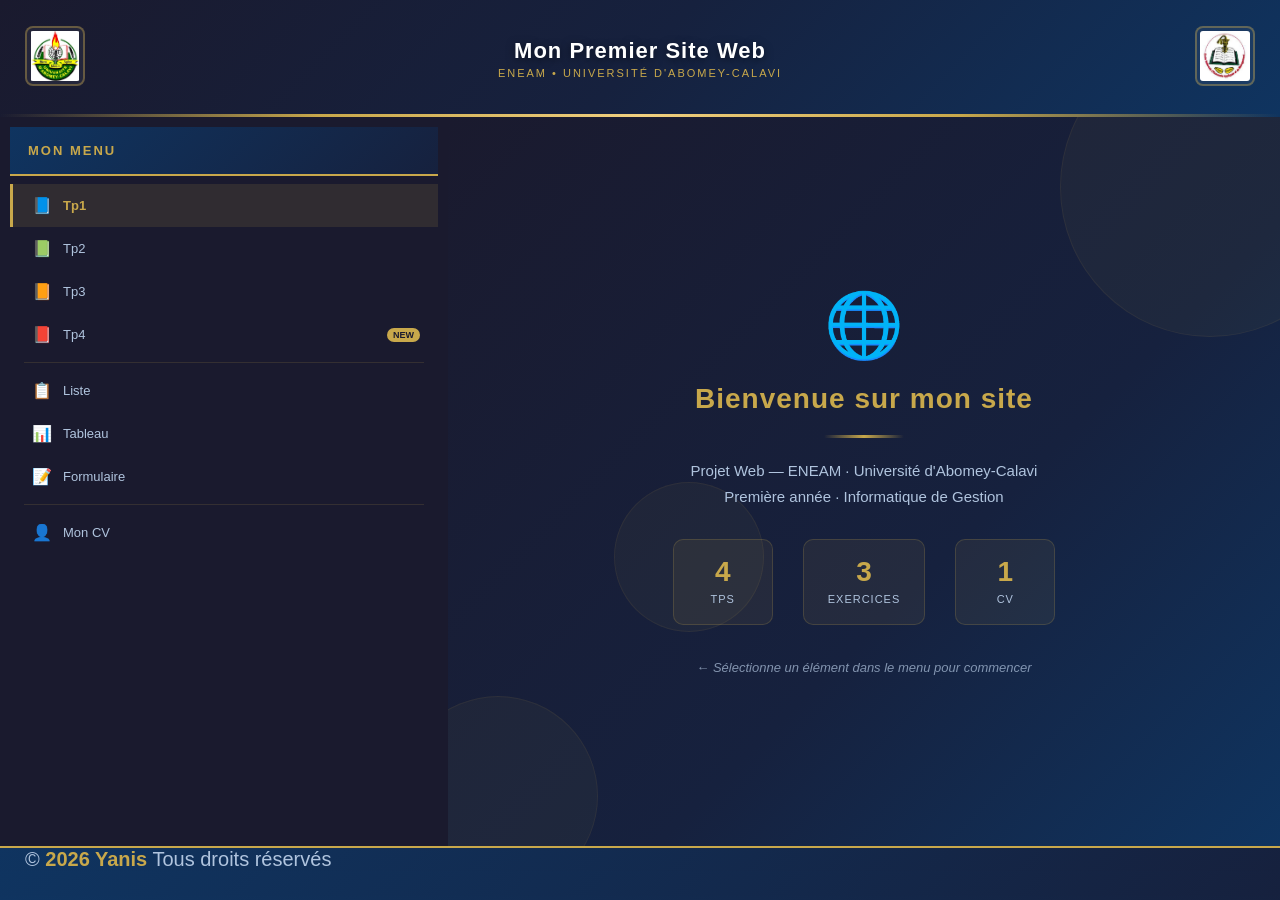
<file: index.html>
<!DOCTYPE html>
<html lang="fr">
<head>
  <meta charset="UTF-8">
    <meta name="viewport" content="width=device-width, initial-scale=1">
  <title>Mon Premier Site Web</title>
  <link rel="stylesheet" href="frame.css">
</head>
<frameset rows="13%,81%,6%" frameborder="0">
  <frame src="head1.html" name="head" scrolling="no" noresize />
  <frameset cols="35%,65%" frameborder="0">
    <frame src="menu.html" name="menu" scrolling="auto" />
    <frame src="acc.html" name="cote" id="cote" scrolling="auto" />
  </frameset>
  <frame src="Bas.html" name="bas" scrolling="no" noresize />
</frameset>
</html>
</file>
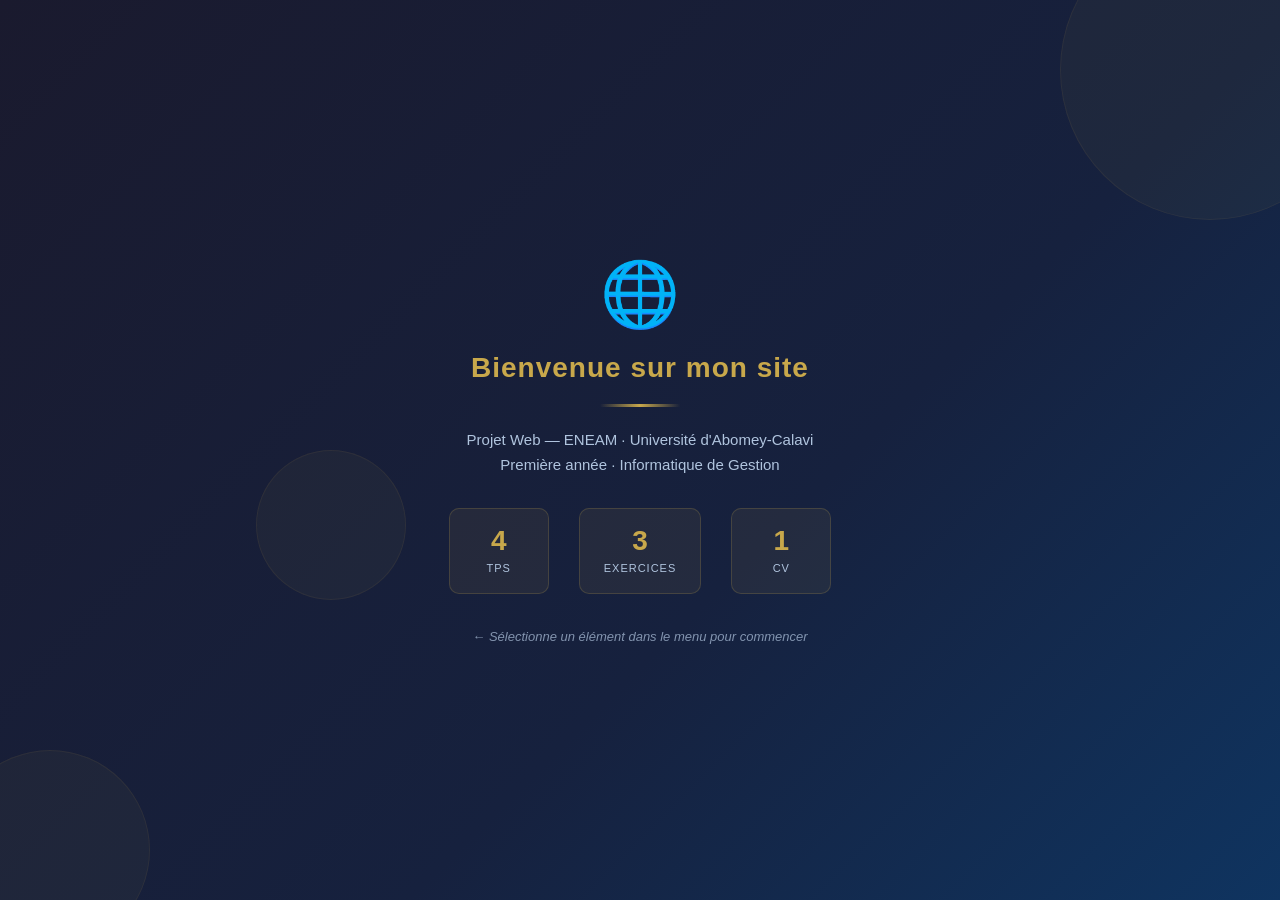
<file: acc.html>
<!DOCTYPE html>
<html lang="fr">
<head>
  <meta charset="UTF-8">
  <meta name="viewport" content="width=device-width, initial-scale=1.0">
  <title></title>
 <link rel="stylesheet" href="ac.css">
</head>
<body>
    <div class="bg-cercle"></div>
    <div class="bg-cercle"></div>
    <div class="bg-cercle"></div>

    <div class="carte">
        <span class="icone-principale">🌐</span>
        <h1>Bienvenue sur mon site</h1>
        <div class="ligne"></div>
        <p class="sous-titre">
            Projet Web — ENEAM · Université d'Abomey-Calavi<br/>
            Première année · Informatique de Gestion
        </p>

        <div class="stats">
            <div class="stat">
                <span class="chiffre">4</span>
                <span class="label">TPs</span>
            </div>
            <div class="stat">
                <span class="chiffre">3</span>
                <span class="label">Exercices</span>
            </div>
            <div class="stat">
                <span class="chiffre">1</span>
                <span class="label">CV</span>
            </div>
        </div>

        <p class="instruction">← Sélectionne un élément dans le menu pour commencer</p>
    </div>
</body>
</html>
</file>
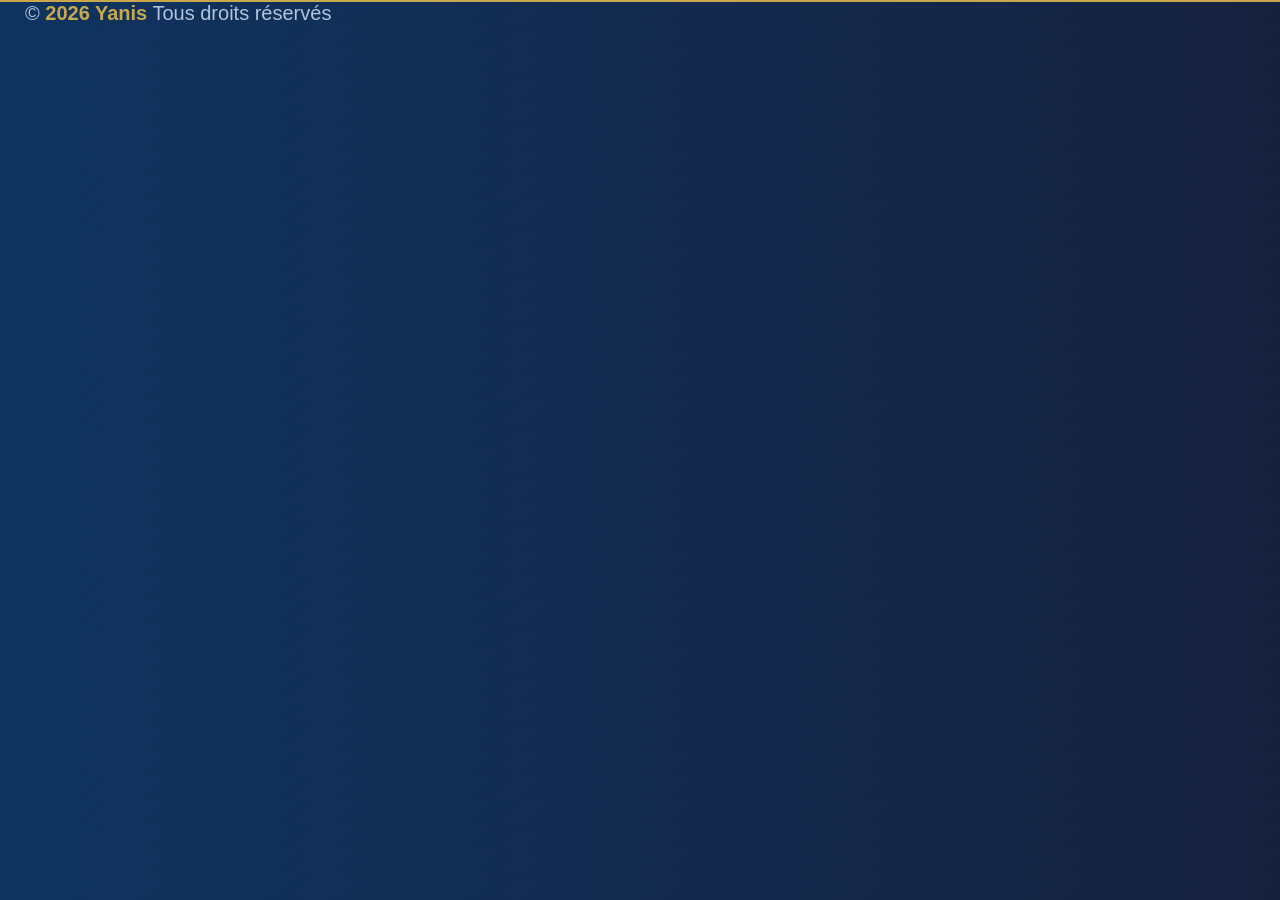
<file: Bas.html>
<!DOCTYPE html>
<html lang="fr">
<head>
  <meta charset="UTF-8">
    <meta name="viewport" content="width=device-width, initial-scale=1">
  <title>Pied de page</title>
  <link rel="stylesheet" href="Bas.css">
</head>
<body>
  <div class="pied-inner">
    <div class="copyright">&copy; <span>2026 Yanis</span> Tous droits réservés</div>
    <div class="liens"></div>
  </div>
</body>
</html>
</file>
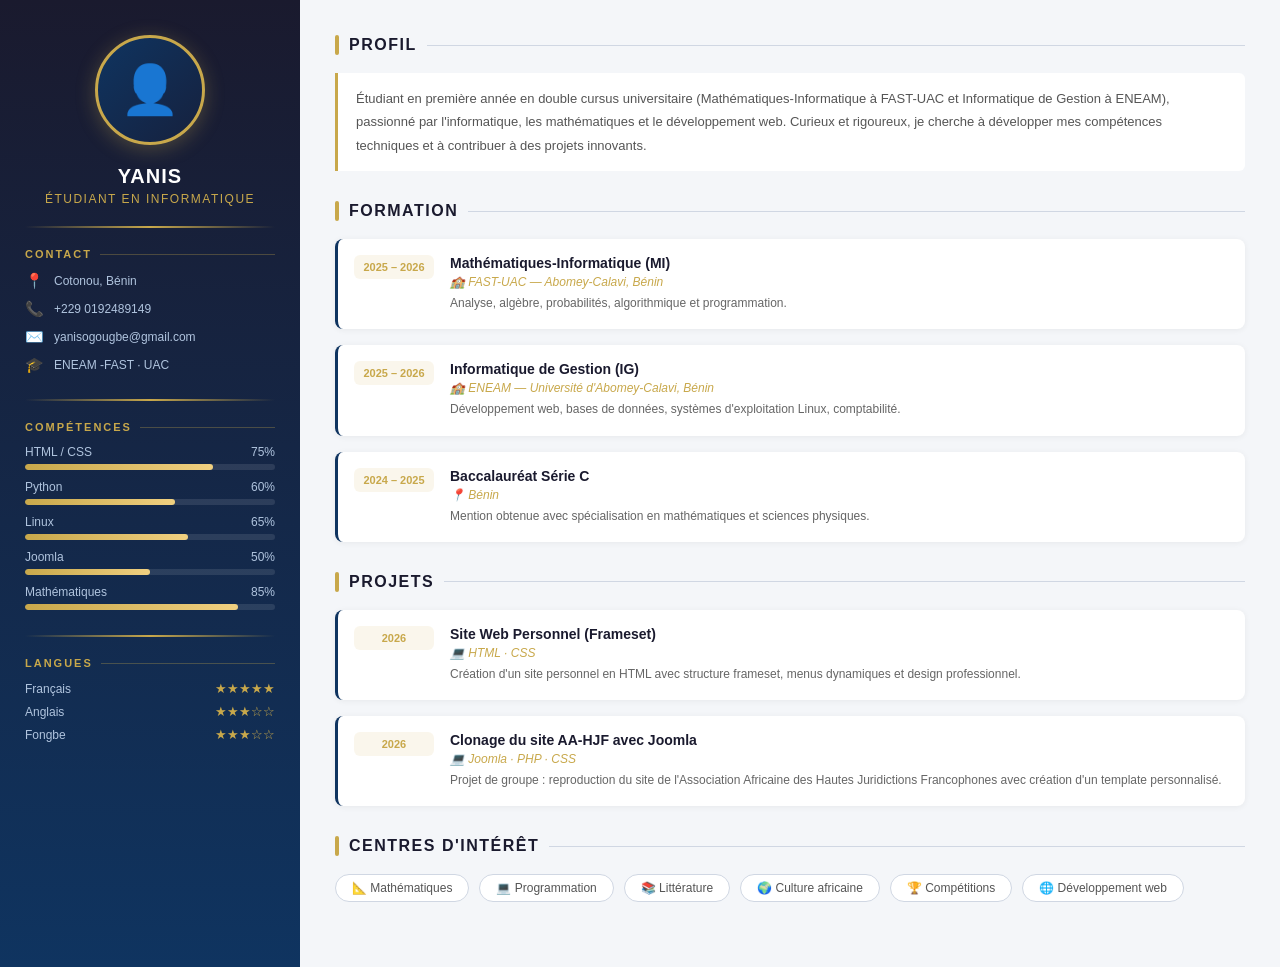
<file: cv.html>
<!DOCTYPE html>
<html lang="fr">
<head>
    <meta charset="UTF-8">
    <meta name="viewport" content="width=device-width, initial-scale=1">
    <title>CV - Yanis</title>
    <link rel="stylesheet" href="cv.css">
</head>
<body>
<div class="cv-wrapper">

    
    <div class="col-gauche">

        <div class="avatar">👤</div>

        <div class="nom">
            <h1>YANIS</h1>
            <div class="poste">Étudiant en Informatique</div>
        </div>

        <div class="separateur-or"></div>

        <!-- Contact -->
        <div class="section-gauche">
            <h3>Contact</h3>
            <div class="contact-item">
                <span class="ico">📍</span>
                <span>Cotonou, Bénin</span>
            </div>
            <div class="contact-item">
                <span class="ico">📞</span>
                <span>+229 0192489149</span>
            </div>
            <div class="contact-item">
                <span class="ico">✉️</span>
                <span>yanisogougbe@gmail.com</span>
            </div>
            <div class="contact-item">
                <span class="ico">🎓</span>
                <span>ENEAM -FAST · UAC</span>
            </div>
        </div>

        <div class="separateur-or"></div>

        <!-- Compétences techniques -->
        <div class="section-gauche">
            <h3>Compétences</h3>
            <div class="competence">
                <div class="nom-comp"><span>HTML / CSS</span><span>75%</span></div>
                <div class="barre-fond"><div class="barre-niveau" style="width:75%"></div></div>
            </div>
            <div class="competence">
                <div class="nom-comp"><span>Python</span><span>60%</span></div>
                <div class="barre-fond"><div class="barre-niveau" style="width:60%"></div></div>
            </div>
            <div class="competence">
                <div class="nom-comp"><span>Linux</span><span>65%</span></div>
                <div class="barre-fond"><div class="barre-niveau" style="width:65%"></div></div>
            </div>
            <div class="competence">
                <div class="nom-comp"><span>Joomla</span><span>50%</span></div>
                <div class="barre-fond"><div class="barre-niveau" style="width:50%"></div></div>
            </div>
            <div class="competence">
                <div class="nom-comp"><span>Mathématiques</span><span>85%</span></div>
                <div class="barre-fond"><div class="barre-niveau" style="width:85%"></div></div>
            </div>
        </div>

        <div class="separateur-or"></div>

        <!-- Langues -->
        <div class="section-gauche">
            <h3>Langues</h3>
            <div class="langue">
                <span>Français</span>
                <span class="etoiles">★★★★★</span>
            </div>
            <div class="langue">
                <span>Anglais</span>
                <span class="etoiles">★★★☆☆</span>
            </div>
            <div class="langue">
                <span>Fongbe</span>
                <span class="etoiles">★★★☆☆</span>
            </div>
        </div>

    </div>

    <!-- ===== COLONNE DROITE ===== -->
    <div class="col-droite">

        <!-- Profil -->
        <div class="section">
            <h2>Profil</h2>
            <p class="profil-texte">
                Étudiant en première année en double cursus universitaire
                (Mathématiques-Informatique à FAST-UAC et Informatique de Gestion à ENEAM),
                passionné par l'informatique, les mathématiques et le développement web.
                Curieux et rigoureux, je cherche à développer mes compétences techniques
                et à contribuer à des projets innovants.
            </p>
        </div>

        <!-- Formation -->
        <div class="section">
            <h2>Formation</h2>

            <div class="item-timeline">
                <div class="annee">2025 – 2026</div>
                <div class="item-info">
                    <h4>Mathématiques-Informatique (MI)</h4>
                    <div class="lieu">🏫 FAST-UAC — Abomey-Calavi, Bénin</div>
                    <p>Analyse, algèbre, probabilités, algorithmique et programmation.</p>
                </div>
            </div>

            <div class="item-timeline">
                <div class="annee">2025 – 2026</div>
                <div class="item-info">
                    <h4>Informatique de Gestion (IG)</h4>
                    <div class="lieu">🏫 ENEAM — Université d'Abomey-Calavi, Bénin</div>
                    <p>Développement web, bases de données, systèmes d'exploitation Linux, comptabilité.</p>
                </div>
            </div>

            <div class="item-timeline">
                <div class="annee">2024 – 2025</div>
                <div class="item-info">
                    <h4>Baccalauréat Série C</h4>
                    <div class="lieu">📍 Bénin</div>
                    <p>Mention obtenue avec spécialisation en mathématiques et sciences physiques.</p>
                </div>
            </div>
        </div>

        <!-- Projets -->
        <div class="section">
            <h2>Projets</h2>

            <div class="item-timeline">
                <div class="annee">2026</div>
                <div class="item-info">
                    <h4>Site Web Personnel (Frameset)</h4>
                    <div class="lieu">💻 HTML · CSS</div>
                    <p>Création d'un site personnel en HTML avec structure frameset, menus dynamiques et design professionnel.</p>
                </div>
            </div>

            <div class="item-timeline">
                <div class="annee">2026</div>
                <div class="item-info">
                    <h4>Clonage du site AA-HJF avec Joomla</h4>
                    <div class="lieu">💻 Joomla · PHP · CSS</div>
                    <p>Projet de groupe : reproduction du site de l'Association Africaine des Hautes Juridictions Francophones avec création d'un template personnalisé.</p>
                </div>
            </div>
        </div>

        <!-- Centres d'intérêt -->
        <div class="section">
            <h2>Centres d'intérêt</h2>
            <div class="interets">
                <div class="interet">📐 Mathématiques</div>
                <div class="interet">💻 Programmation</div>
                <div class="interet">📚 Littérature</div>
                <div class="interet">🌍 Culture africaine</div>
                <div class="interet">🏆 Compétitions</div>
                <div class="interet">🌐 Développement web</div>
            </div>
        </div>

    </div>
</div>
</body>
</html>
</file>
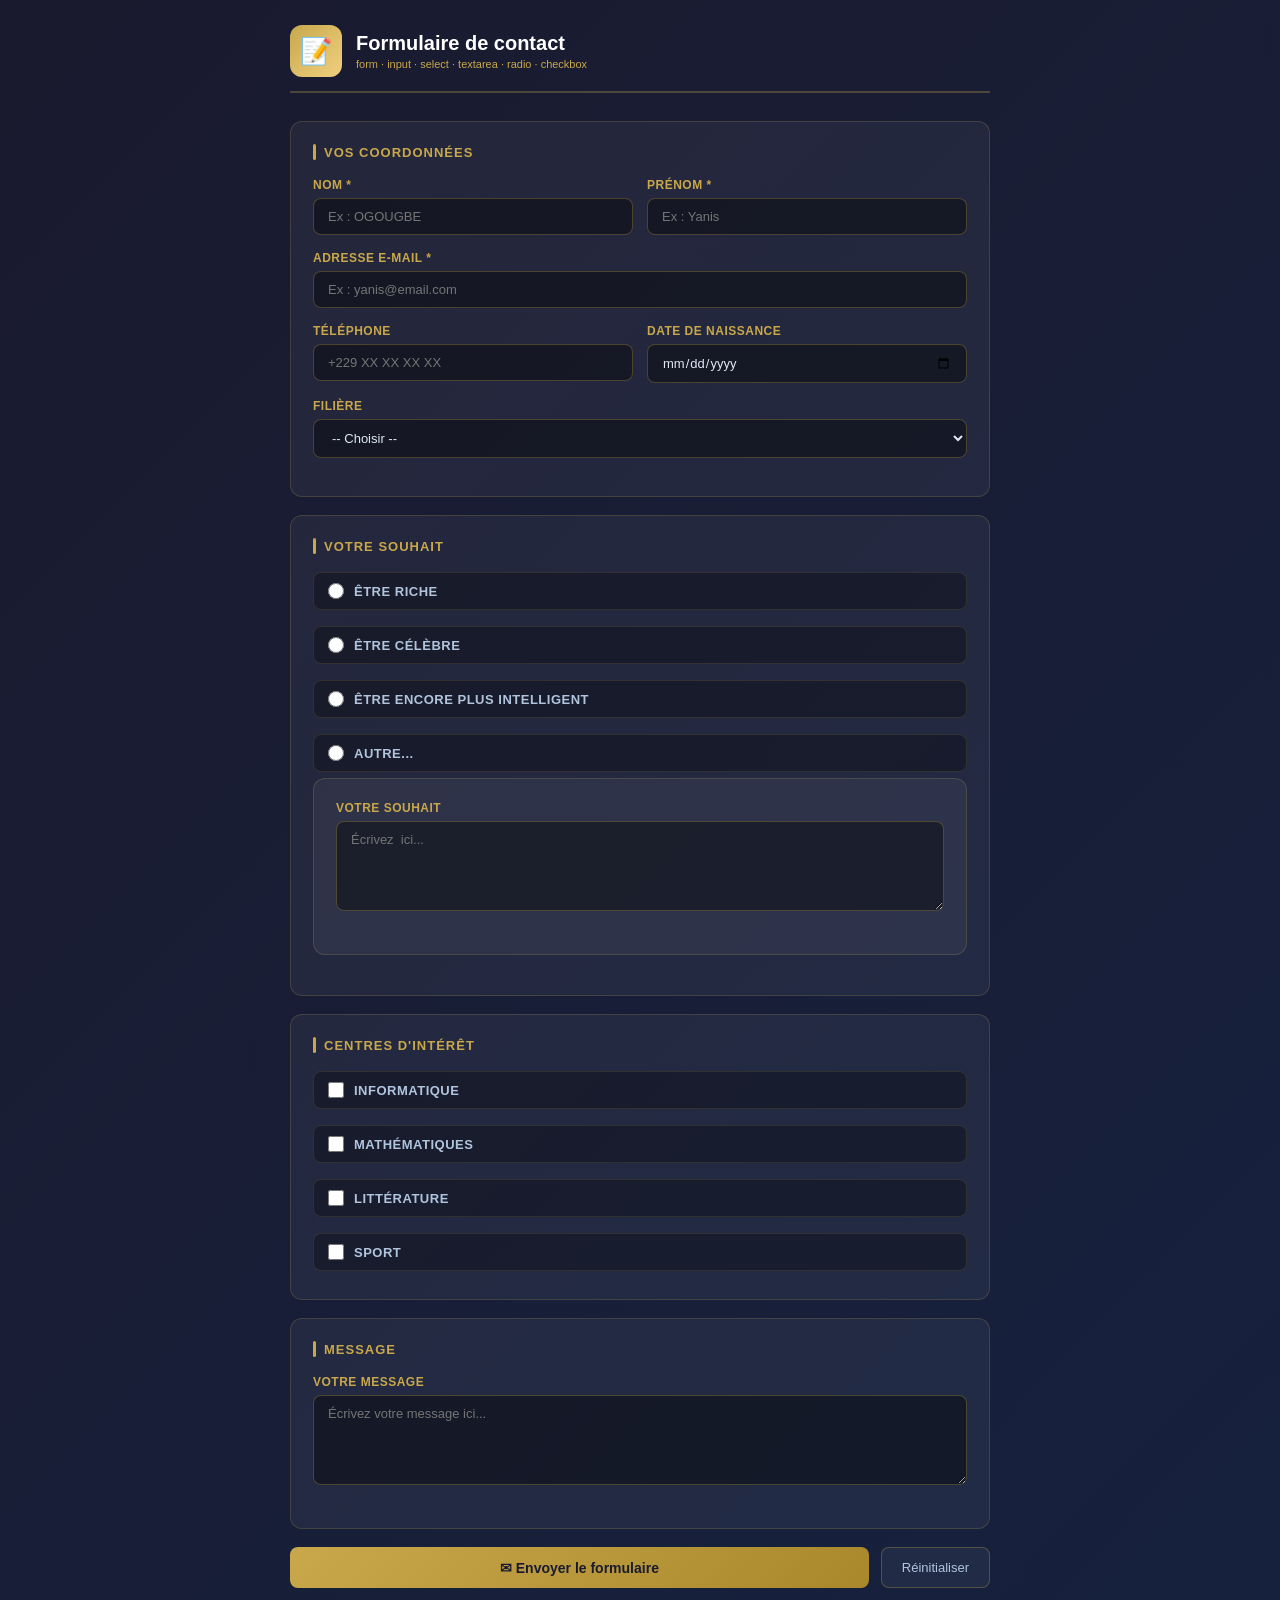
<file: formulaire.html>
<!DOCTYPE html>
<html lang="fr">
<head>
    <meta charset="UTF-8">
    <meta name="viewport" content="width=device-width, initial-scale=1.0">
    <title>Formulaire HTML</title>
    <link rel="stylesheet" href="formulaire.css">
</head>
<body>
<div class="page">

    <div class="page-header">
        <div class="icone-page">📝</div>
        <div>
            <h1>Formulaire de contact</h1>
            <div class="sous">form · input · select · textarea · radio · checkbox</div>
        </div>
    </div>

    <form action="#" method="post">

        <!-- Coordonnées -->
        <div class="form-section">
            <h2> Vos coordonnées</h2>
            <div class="grille-2">
                <div class="champ">
                    <label for="nom">Nom *</label>
                    <input type="text" id="nom" name="nom" placeholder="Ex : OGOUGBE" />
                </div>
                <div class="champ">
                    <label for="prenom">Prénom *</label>
                    <input type="text" id="prenom" name="prenom" placeholder="Ex : Yanis" />
                </div>
            </div>
            <div class="champ">
                <label for="email">Adresse e-mail *</label>
                <input type="email" id="email" name="email" placeholder="Ex : yanis@email.com" />
            </div>
            <div class="grille-2">
                <div class="champ">
                    <label for="tel">Téléphone</label>
                    <input type="tel" id="tel" name="tel" placeholder="+229 XX XX XX XX" />
                </div>
                <div class="champ">
                    <label for="age">Date de naissance</label>
                    <input type="date" id="age" name="age" />
                </div>
            </div>
            <div class="champ">
                <label for="filiere">Filière</label>
                <select id="filiere" name="filiere">
                    <option value="">-- Choisir --</option>
                    <option value="ig">Informatique de Gestion (IG)</option>
                    <option value="mi">Mathématiques-Informatique (MI)</option>
                    <option value="autre">Autre</option>
                </select>
            </div>
        </div>

        <!-- Souhait -->
        <div class="form-section">
            <h2> Votre souhait</h2>
            <div class="radio-groupe">
                <label class="radio-item">
                    <input type="radio" name="souhait" value="riche" />
                     Être riche
                </label>
                <label class="radio-item">
                    <input type="radio" name="souhait" value="celebre" />
                     Être célèbre
                </label>
                <label class="radio-item">
                    <input type="radio" name="souhait" value="intelligent" />
                     Être encore plus intelligent
                </label>
                <label class="radio-item">
                    <input type="radio" name="souhait" value="autre" />
                    Autre...
                </label>
            </div>
             <div class="form-section">
            <div class="champ">
                <label for="message">Votre souhait</label>
                <textarea id="message" name="message" placeholder="Écrivez  ici..."></textarea>
            </div>
        </div>
        </div>

        <!-- Centres d'intérêt -->
        <div class="form-section">
            <h2> Centres d'intérêt</h2>
            <div class="check-groupe">
                <label class="check-item">
                    <input type="checkbox" name="interet" value="info" />
                    Informatique
                </label>
                <label class="check-item">
                    <input type="checkbox" name="interet" value="maths" />
                    Mathématiques
                </label>
                <label class="check-item">
                    <input type="checkbox" name="interet" value="litterature" />
                     Littérature
                </label>
                <label class="check-item">
                    <input type="checkbox" name="interet" value="sport" />
                    Sport
                </label>
            </div>
        </div>

        <!-- Message -->
        <div class="form-section">
            <h2> Message</h2>
            <div class="champ">
                <label for="message">Votre message</label>
                <textarea id="message" name="message" placeholder="Écrivez votre message ici..."></textarea>
            </div>
        </div>

        <!-- Boutons -->
        <div class="boutons">
            <button type="submit" class="btn-envoyer">✉ Envoyer le formulaire</button>
            <button type="reset" class="btn-reset"> Réinitialiser</button>
        </div>

    </form>

</div>
</body>
</html>
</file>
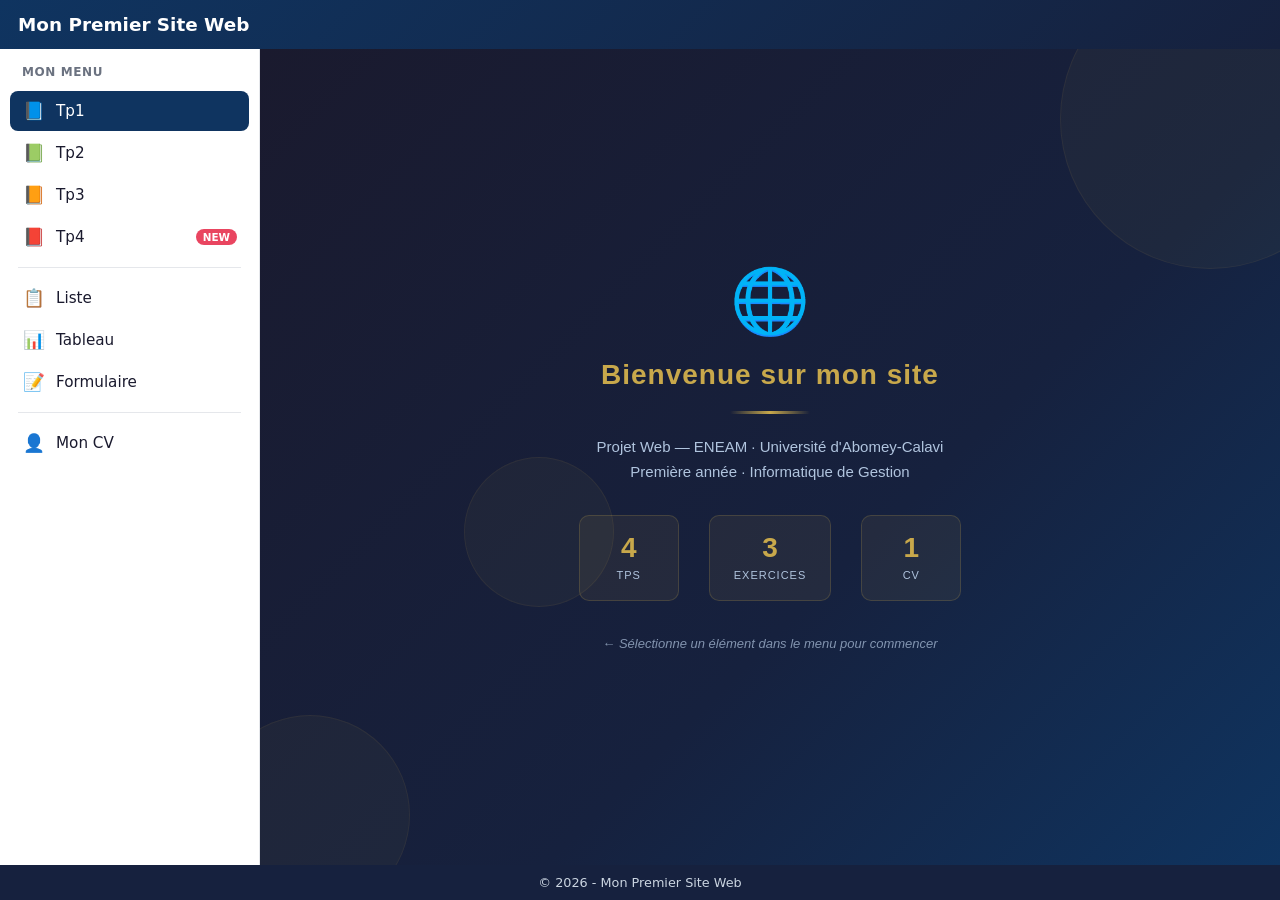
<file: frame-responsive.html>
<!DOCTYPE html>
<html lang="fr">
<head>
  <meta charset="UTF-8">
  <meta name="viewport" content="width=device-width, initial-scale=1">
  <title>Mon Site - Version Responsive</title>
  <style>
    *{box-sizing:border-box;margin:0;padding:0}
    html,body{height:100%;font-family:system-ui,-apple-system,Segoe UI,Roboto,sans-serif;background:#f4f6fb;color:#1a1a2e}
    .app{display:grid;grid-template-rows:auto 1fr auto;height:100vh}
    header.top{background:linear-gradient(135deg,#0f3460,#16213e);color:#fff;padding:14px 18px;display:flex;align-items:center;gap:12px;box-shadow:0 2px 8px rgba(0,0,0,.15)}
    header.top h1{font-size:1.15rem;font-weight:600;flex:1}
    .burger{display:none;background:rgba(255,255,255,.15);border:0;color:#fff;width:42px;height:42px;border-radius:8px;font-size:22px;cursor:pointer}
    .burger:hover{background:rgba(255,255,255,.25)}
    main.body{display:grid;grid-template-columns:260px 1fr;min-height:0;overflow:hidden}
    aside.menu{background:#fff;border-right:1px solid #e5e7eb;overflow-y:auto;padding:16px 10px}
    .menu-title{font-size:.75rem;font-weight:700;text-transform:uppercase;color:#6b7280;padding:0 12px 10px;letter-spacing:.05em}
    .menu a{display:flex;align-items:center;gap:10px;padding:10px 12px;margin:2px 0;border-radius:8px;color:#1a1a2e;text-decoration:none;font-size:.95rem;transition:background .15s}
    .menu a:hover{background:#eef2ff}
    .menu a.actif{background:#0f3460;color:#fff}
    .menu .icone{font-size:1.1rem;width:24px;text-align:center}
    .menu .label{flex:1}
    .menu .badge{background:#e94560;color:#fff;font-size:.65rem;padding:2px 7px;border-radius:10px;font-weight:700}
    .menu .sep{height:1px;background:#e5e7eb;margin:10px 8px}
    .content{background:#fff;overflow:hidden;display:flex}
    .content iframe{flex:1;border:0;width:100%;height:100%}
    footer.bot{background:#16213e;color:#cbd5e1;text-align:center;padding:10px;font-size:.8rem}
    .overlay{display:none;position:fixed;inset:0;background:rgba(0,0,0,.4);z-index:5}
    @media (max-width:768px){
      .burger{display:block}
      main.body{grid-template-columns:1fr}
      aside.menu{position:fixed;top:0;left:0;bottom:0;width:75%;max-width:280px;z-index:10;transform:translateX(-100%);transition:transform .25s ease;padding-top:70px;box-shadow:2px 0 12px rgba(0,0,0,.2)}
      aside.menu.open{transform:translateX(0)}
      .overlay.show{display:block}
    }
  </style>
</head>
<body>
  <div class="app">
    <header class="top">
      <button class="burger" id="burger" aria-label="Menu">☰</button>
      <h1>Mon Premier Site Web</h1>
    </header>
    <main class="body">
      <aside class="menu" id="menu">
        <div class="menu-title">Mon Menu</div>
        <a href="Tp1.html" target="contenu" class="actif"><span class="icone">📘</span><span class="label">Tp1</span></a>
        <a href="Tp2.html" target="contenu"><span class="icone">📗</span><span class="label">Tp2</span></a>
        <a href="To3.html" target="contenu"><span class="icone">📙</span><span class="label">Tp3</span></a>
        <a href="Tp4.html" target="contenu"><span class="icone">📕</span><span class="label">Tp4</span><span class="badge">NEW</span></a>
        <div class="sep"></div>
        <a href="liste.html" target="contenu"><span class="icone">📋</span><span class="label">Liste</span></a>
        <a href="tableau.html" target="contenu"><span class="icone">📊</span><span class="label">Tableau</span></a>
        <a href="formulaire.html" target="contenu"><span class="icone">📝</span><span class="label">Formulaire</span></a>
        <div class="sep"></div>
        <a href="cv.html" target="contenu"><span class="icone">👤</span><span class="label">Mon CV</span></a>
      </aside>
      <div class="overlay" id="overlay"></div>
      <section class="content">
        <iframe name="contenu" src="acc.html" title="Contenu"></iframe>
      </section>
    </main>
    <footer class="bot">© 2026 - Mon Premier Site Web</footer>
  </div>
  <script>
    const burger=document.getElementById('burger'),menu=document.getElementById('menu'),overlay=document.getElementById('overlay');
    function toggle(){menu.classList.toggle('open');overlay.classList.toggle('show')}
    burger.addEventListener('click',toggle);
    overlay.addEventListener('click',toggle);
    menu.querySelectorAll('a').forEach(a=>{
      a.addEventListener('click',()=>{
        menu.querySelectorAll('a').forEach(x=>x.classList.remove('actif'));
        a.classList.add('actif');
        if(window.innerWidth<=768)toggle();
      });
    });
  </script>
</body>
</html>
</file>
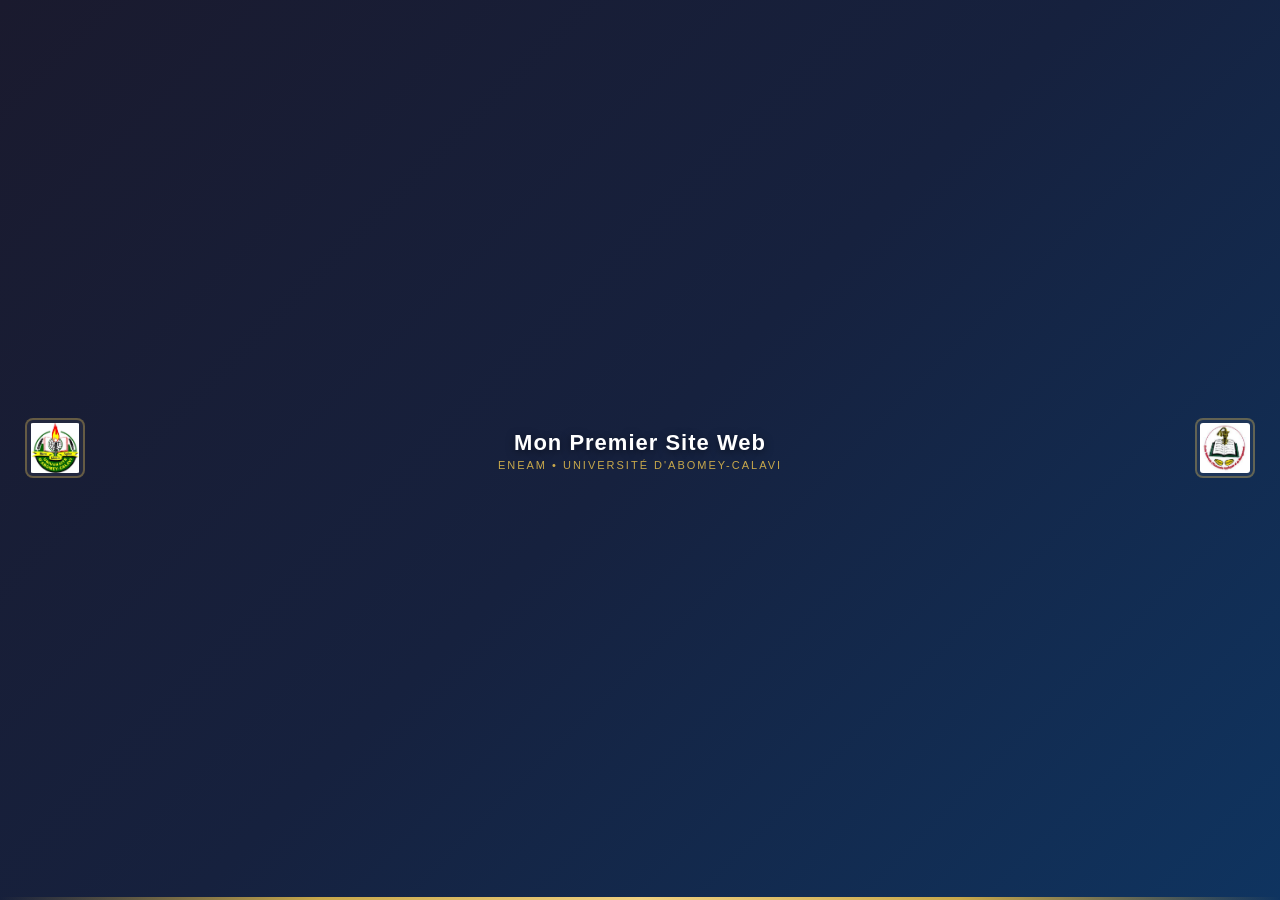
<file: head1.html>
<!DOCTYPE html>
<html lang="fr">
<head>
  <meta charset="UTF-8">
  <meta name="viewport" content="width=device-width, initial-scale=1.0">
  <title></title>
  <link rel="stylesheet" href="head.css">
</head>
<body>
  <div id="entete-inner">
   <div class="logos">
    <a href="https://www.uac.bj"><img src="uac.jpg" alt="UAC" onerror="this.style.display='none'" /></a>
</div>
  <div class="titre-centre">
   <h1>Mon Premier Site Web</h1>
  <div class="sous-titre">ENEAM &bull; Université d'Abomey-Calavi</div>
        </div>
    <div class="logos">
        <a href="https://eneam.uac.bj/"><img src="ENEAM.jpg" alt="ENEAM" onerror="this.style.display='none'" /></a>
        </div>
    </div>
    <div class="ligne-or"></div>
</body>
</html>
</file>
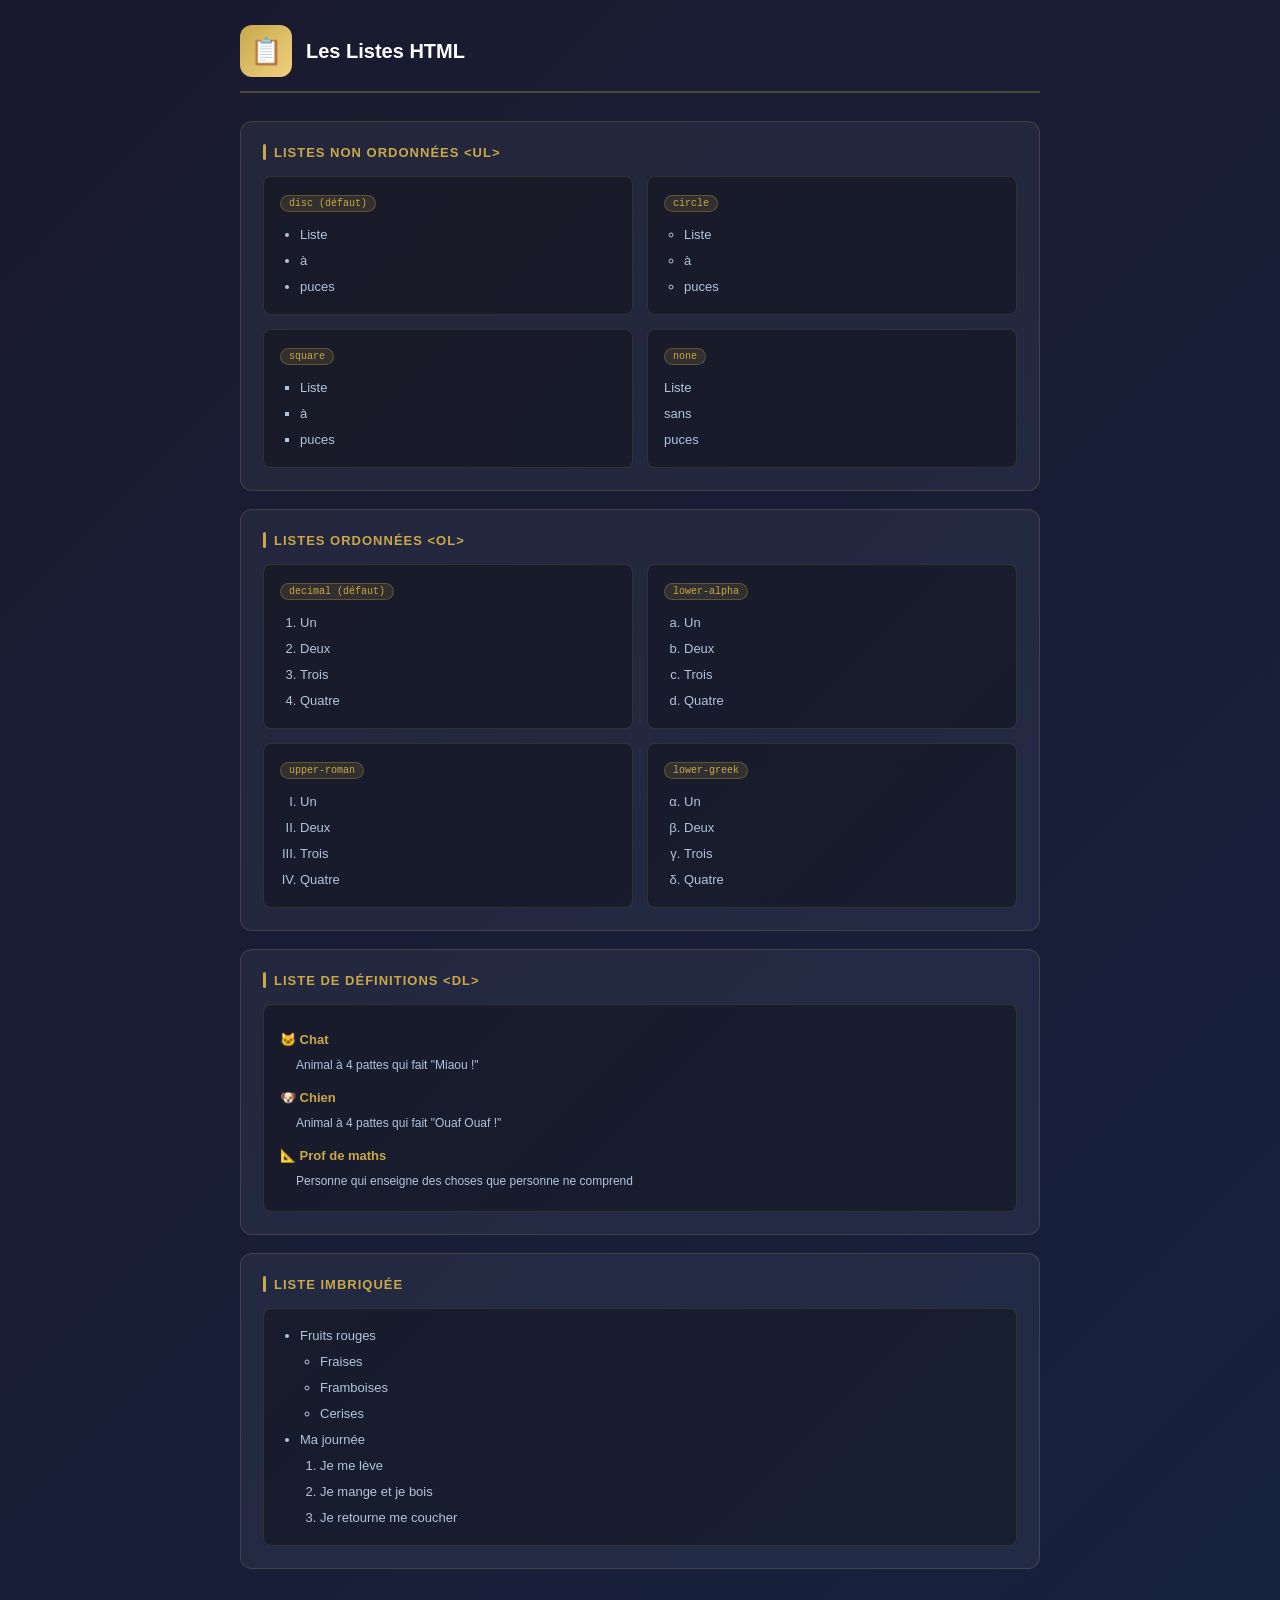
<file: liste.html>
<!DOCTYPE html>
<html lang="fr">
<head>
    <meta charset="UTF-8">
    <meta name="viewport" content="width=device-width, initial-scale=1.0">
    <title>Listes HTML</title>
    <link rel="stylesheet" href="liste.css">
</head>
<body>
<div class="page">

    <div class="page-header">
        <div class="icone-page">📋</div>
        <div>
            <h1>Les Listes HTML</h1>
            
        </div>
    </div>

    <!-- LISTES NON ORDONNÉES -->
    <div class="carte">
        <h2>Listes non ordonnées &lt;ul&gt;</h2>
        <div class="grille-listes">
            <div class="liste-demo">
                <span class="type-label">disc (défaut)</span>
                <ul style="list-style-type:disc">
                    <li>Liste</li><li>à</li><li>puces</li>
                </ul>
            </div>
            <div class="liste-demo">
                <span class="type-label">circle</span>
                <ul style="list-style-type:circle">
                    <li>Liste</li><li>à</li><li>puces</li>
                </ul>
            </div>
            <div class="liste-demo">
                <span class="type-label">square</span>
                <ul style="list-style-type:square">
                    <li>Liste</li><li>à</li><li>puces</li>
                </ul>
            </div>
            <div class="liste-demo">
                <span class="type-label">none</span>
                <ul style="list-style-type:none; padding-left:0;">
                    <li>Liste</li><li>sans</li><li>puces</li>
                </ul>
            </div>
        </div>
    </div>

    <!-- LISTES ORDONNÉES -->
    <div class="carte">
        <h2>Listes ordonnées &lt;ol&gt;</h2>
        <div class="grille-listes">
            <div class="liste-demo">
                <span class="type-label">decimal (défaut)</span>
                <ol style="list-style-type:decimal">
                    <li>Un</li><li>Deux</li><li>Trois</li><li>Quatre</li>
                </ol>
            </div>
            <div class="liste-demo">
                <span class="type-label">lower-alpha</span>
                <ol style="list-style-type:lower-alpha">
                    <li>Un</li><li>Deux</li><li>Trois</li><li>Quatre</li>
                </ol>
            </div>
            <div class="liste-demo">
                <span class="type-label">upper-roman</span>
                <ol style="list-style-type:upper-roman">
                    <li>Un</li><li>Deux</li><li>Trois</li><li>Quatre</li>
                </ol>
            </div>
            <div class="liste-demo">
                <span class="type-label">lower-greek</span>
                <ol style="list-style-type:lower-greek">
                    <li>Un</li><li>Deux</li><li>Trois</li><li>Quatre</li>
                </ol>
            </div>
        </div>
    </div>

    <!-- LISTE DE DÉFINITIONS -->
    <div class="carte">
        <h2>Liste de définitions &lt;dl&gt;</h2>
        <div class="liste-demo">
            <dl>
                <dt>🐱 Chat</dt>
                <dd>Animal à 4 pattes qui fait "Miaou !"</dd>
                <dt>🐶 Chien</dt>
                <dd>Animal à 4 pattes qui fait "Ouaf Ouaf !"</dd>
                <dt>📐 Prof de maths</dt>
                <dd>Personne qui enseigne des choses que personne ne comprend</dd>
            </dl>
        </div>
    </div>

    <!-- LISTE IMBRIQUÉE -->
    <div class="carte">
        <h2>Liste imbriquée</h2>
        <div class="liste-demo">
            <ul style="list-style-type:disc">
                <li>Fruits rouges
                    <ul style="list-style-type:circle">
                        <li>Fraises</li>
                        <li>Framboises</li>
                        <li>Cerises</li>
                    </ul>
                </li>
                <li>Ma journée
                    <ol style="list-style-type:decimal">
                        <li>Je me lève</li>
                        <li>Je mange et je bois</li>
                        <li>Je retourne me coucher</li>
                    </ol>
                </li>
            </ul>
        </div>
    </div>

</div>
</body>
</html>
</file>
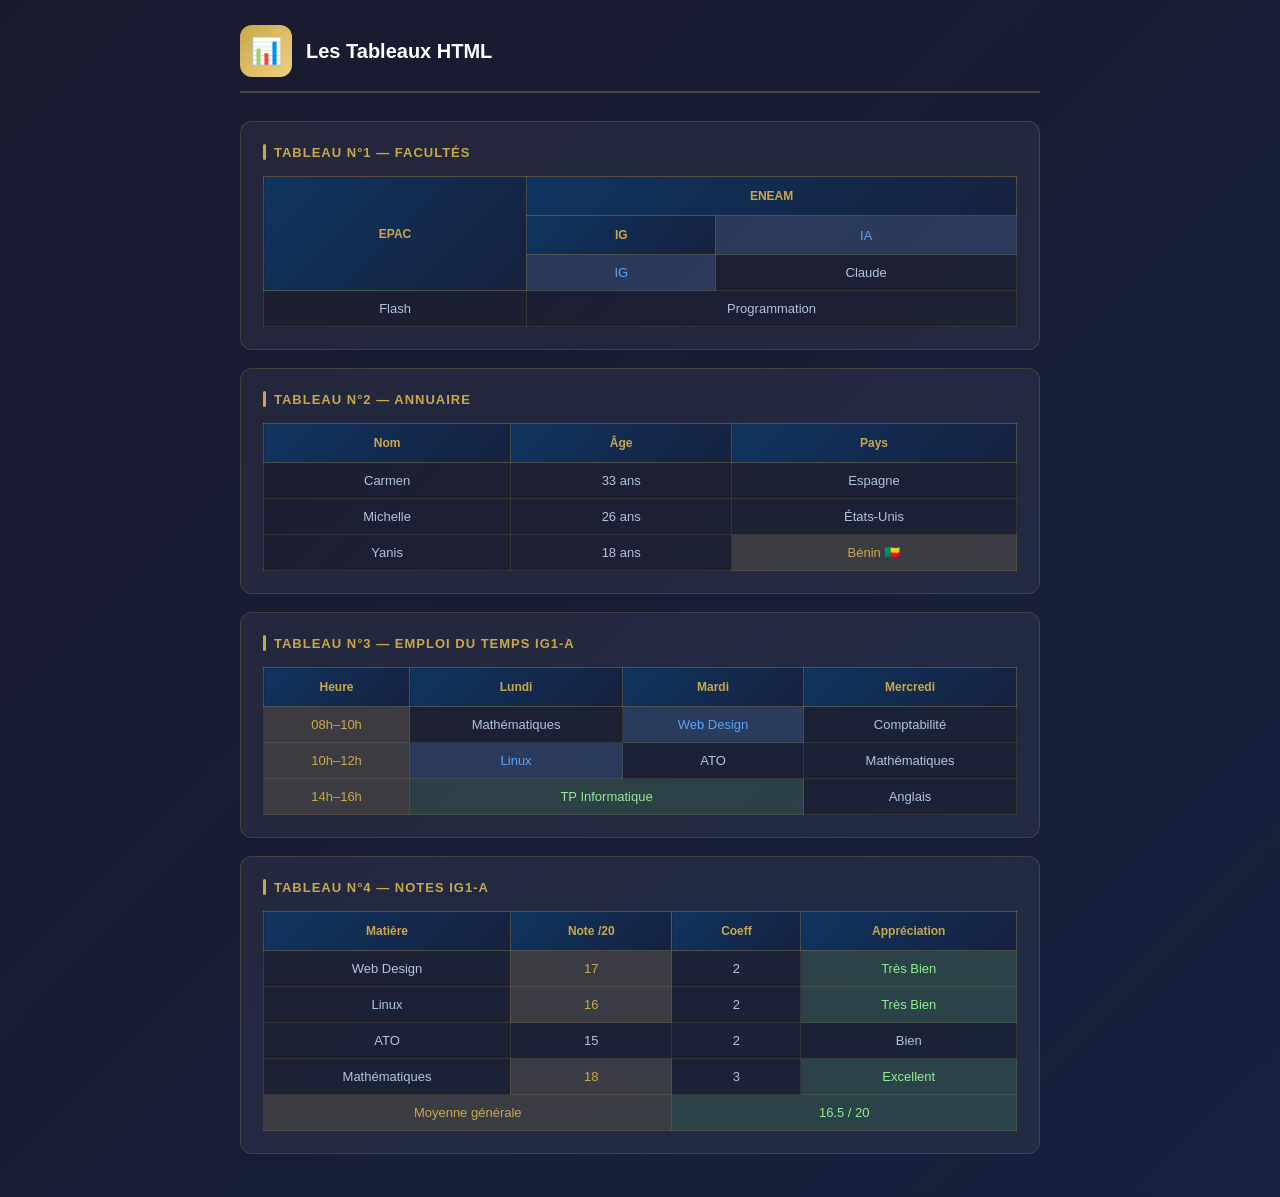
<file: tableau.html>
<!DOCTYPE html>
<html lang="fr">
<head>
    <meta charset="UTF-8">
    <meta name="viewport" content="width=device-width, initial-scale=1.0">
    <title>Tableaux HTML</title>
    <link rel="stylesheet" href="tableau.css">
       
</head>
<body>
<div class="page">

    <div class="page-header">
        <div class="icone-page">📊</div>
        <div>
            <h1>Les Tableaux HTML</h1>
        
        </div>
    </div>

    <div class="carte">
        <h2>Tableau n°1 — Facultés</h2>
        <table>
            <tr>
                <th rowspan="3">EPAC</th>
                <th colspan="2">ENEAM</th>
            </tr>
            <tr>
                <th>IG</th>
                <td class="bleu">IA</td>
            </tr>
            <tr>
                <td class="bleu">IG</td>
                <td>Claude</td>
            </tr>
            <tr>
                <td>Flash</td>
                <td colspan="2">Programmation</td>
            </tr>
        </table>
    </div>

    <div class="carte">
        <h2>Tableau n°2 — Annuaire</h2>
        <table>
            <tr>
                <th>Nom</th>
                <th>Âge</th>
                <th>Pays</th>
            </tr>
            <tr>
                <td>Carmen</td>
                <td>33 ans</td>
                <td>Espagne</td>
            </tr>
            <tr>
                <td>Michelle</td>
                <td>26 ans</td>
                <td>États-Unis</td>
            </tr>
            <tr>
                <td>Yanis</td>
                <td>18 ans</td>
                <td class="or">Bénin 🇧🇯</td>
            </tr>
        </table>
    </div>

    <div class="carte">
        <h2>Tableau n°3 — Emploi du temps IG1-A</h2>
        <table>
            <tr>
                <th>Heure</th>
                <th>Lundi</th>
                <th>Mardi</th>
                <th>Mercredi</th>
            </tr>
            <tr>
                <td class="or">08h–10h</td>
                <td>Mathématiques</td>
                <td class="bleu">Web Design</td>
                <td>Comptabilité</td>
            </tr>
            <tr>
                <td class="or">10h–12h</td>
                <td class="bleu">Linux</td>
                <td>ATO</td>
                <td>Mathématiques</td>
            </tr>
            <tr>
                <td class="or">14h–16h</td>
                <td colspan="2" class="vert">TP Informatique</td>
                <td>Anglais</td>
            </tr>
        </table>
    </div>

    <div class="carte">
        <h2>Tableau n°4 — Notes IG1-A</h2>
        <table>
            <tr>
                <th>Matière</th>
                <th>Note /20</th>
                <th>Coeff</th>
                <th>Appréciation</th>
            </tr>
            <tr>
                <td>Web Design</td>
                <td class="or">17</td>
                <td>2</td>
                <td class="vert">Très Bien</td>
            </tr>
            <tr>
                <td>Linux</td>
                <td class="or">16</td>
                <td>2</td>
                <td class="vert">Très Bien</td>
            </tr>
            <tr>
                <td>ATO</td>
                <td>15</td>
                <td>2</td>
                <td>Bien</td>
            </tr>
            <tr>
                <td>Mathématiques</td>
                <td class="or">18</td>
                <td>3</td>
                <td class="vert">Excellent</td>
            </tr>
            <tr>
                <td colspan="2" class="or">Moyenne générale</td>
                <td colspan="2" class="vert">16.5 / 20</td>
            </tr>
        </table>
    </div>

</div>
</body>
</html>
</file>
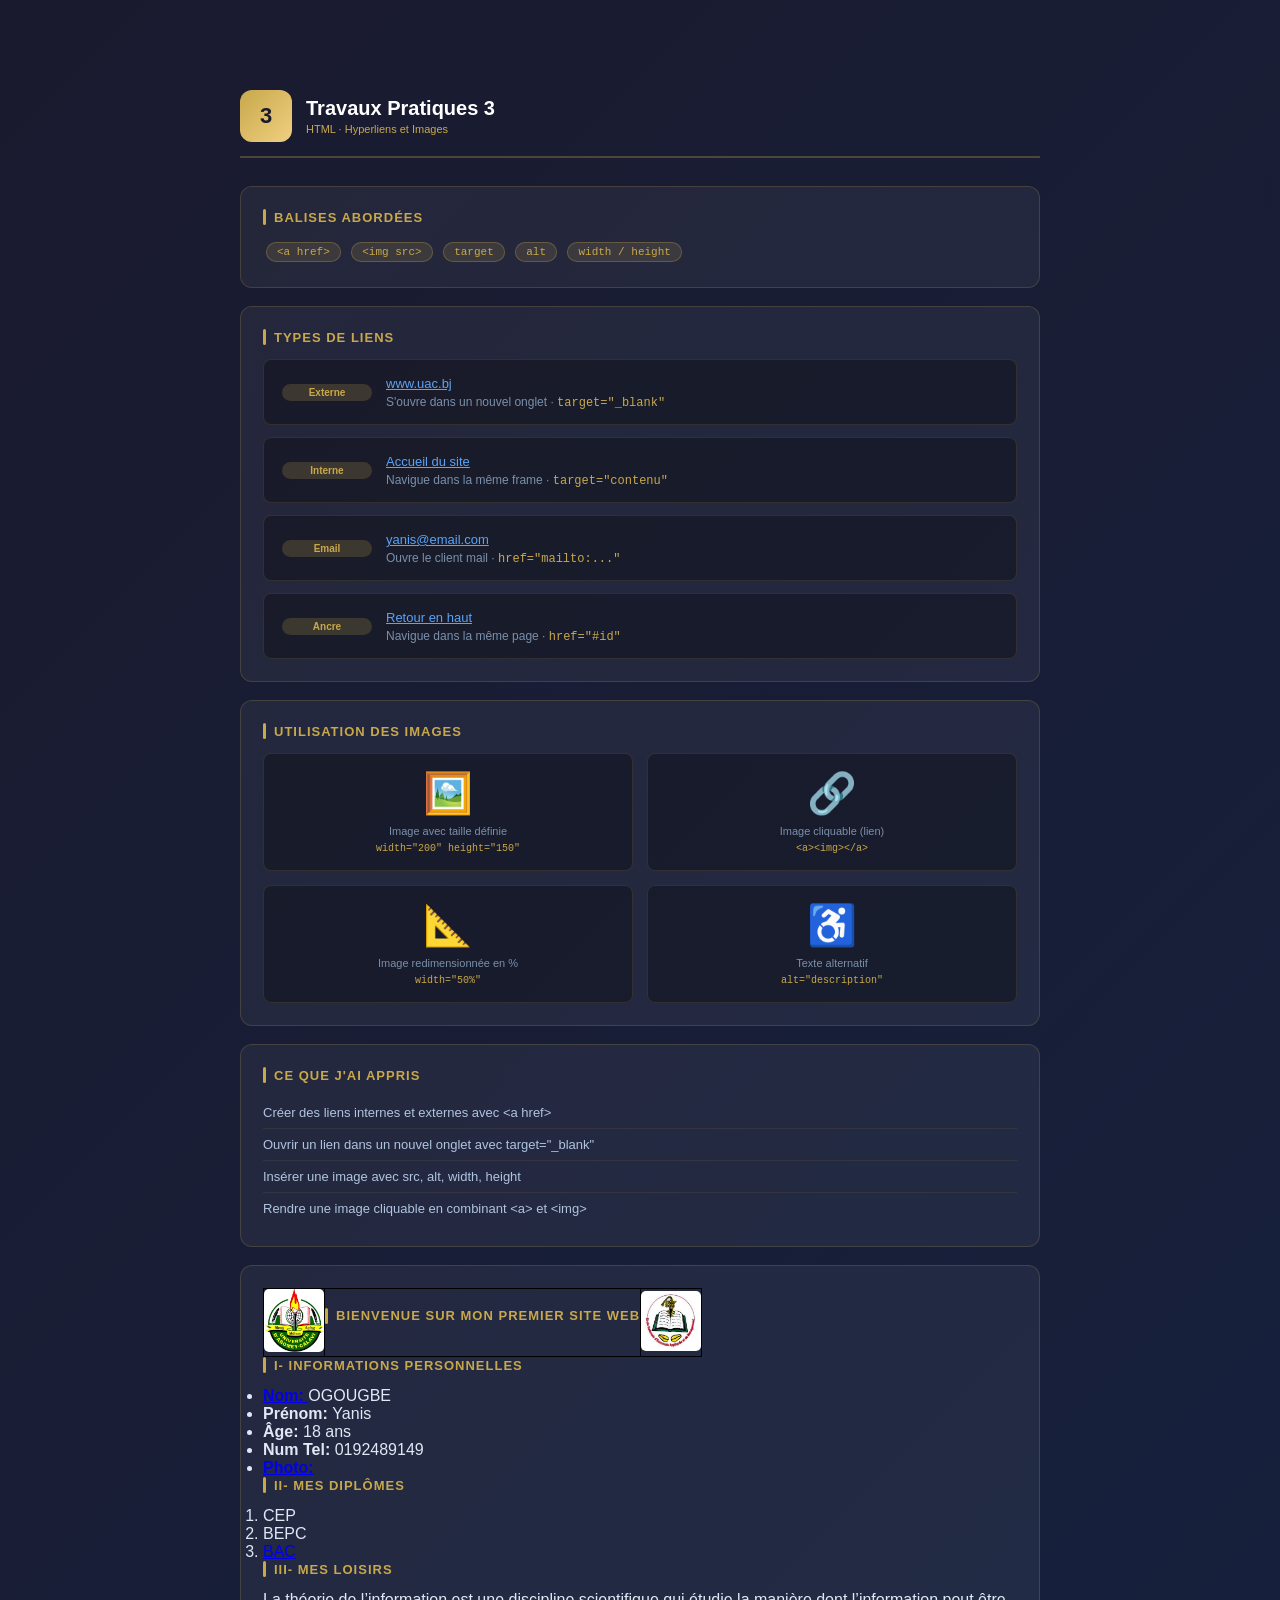
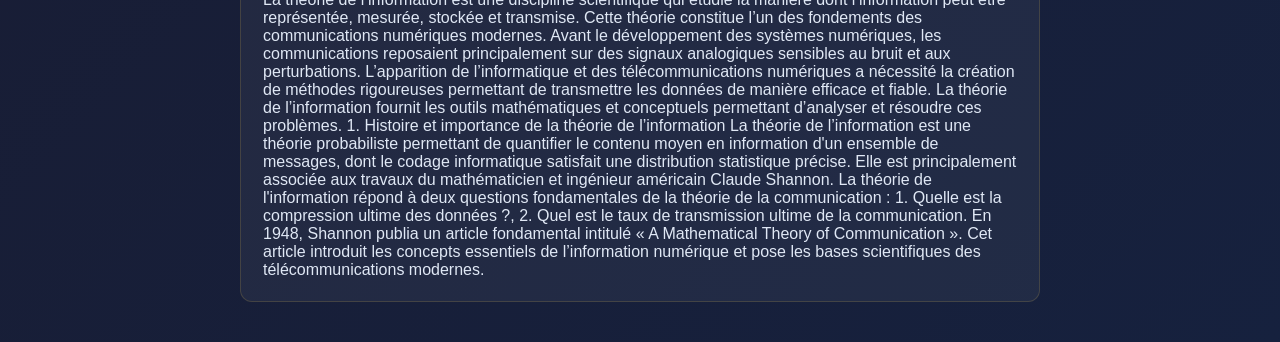
<file: To3.html>
<!DOCTYPE html>
<html lang="fr">
<head>
    <meta charset="UTF-8">
    <meta name="viewport" content="width=device-width, initial-scale=1.0">
    <title>TP 3 - Liens et Images</title>
    <style>
        * { margin: 0; padding: 0; box-sizing: border-box; }
        body {
            font-family: 'Segoe UI', Arial, sans-serif;
            background: linear-gradient(135deg, #1a1a2e 0%, #16213e 100%);
            min-height: 100vh;
            padding: 25px 20px;
            color: #e0e8f5;
        }
        .page { max-width: 800px; margin: 0 auto; }

        .page-header {
            display: flex;
            align-items: center;
            gap: 14px;
            margin-bottom: 28px;
            padding-bottom: 14px;
            border-bottom: 2px solid rgba(200,168,75,0.3);
        }
        .numero {
            background: linear-gradient(135deg, #c8a84b, #f0d080);
            color: #1a1a2e;
            font-size: 22px;
            font-weight: 900;
            width: 52px; height: 52px;
            border-radius: 12px;
            display: flex;
            align-items: center;
            justify-content: center;
            flex-shrink: 0;
        }
        .page-header h1 { font-size: 20px; color: #fff; }
        .page-header .sous { font-size: 11px; color: #c8a84b; margin-top: 3px; }

        .carte {
            background: rgba(255,255,255,0.05);
            border: 1px solid rgba(200,168,75,0.2);
            border-radius: 12px;
            padding: 22px;
            margin-bottom: 18px;
        }
        .carte h2 {
            font-size: 13px;
            color: #c8a84b;
            text-transform: uppercase;
            letter-spacing: 1px;
            margin-bottom: 14px;
            display: flex;
            align-items: center;
            gap: 8px;
        }
        .carte h2::before {
            content: '';
            width: 3px; height: 16px;
            background: #c8a84b;
            border-radius: 2px;
            display: block;
        }

        /* Liens démo */
        .demo-liens {
            display: flex;
            flex-direction: column;
            gap: 12px;
        }

        .lien-item {
            background: rgba(0,0,0,0.3);
            border: 1px solid rgba(200,168,75,0.15);
            border-radius: 8px;
            padding: 14px 18px;
            display: flex;
            align-items: center;
            gap: 14px;
        }

        .lien-type {
            font-size: 10px;
            background: rgba(200,168,75,0.2);
            color: #c8a84b;
            padding: 3px 10px;
            border-radius: 10px;
            font-weight: bold;
            min-width: 90px;
            text-align: center;
            flex-shrink: 0;
        }

        .lien-item a {
            color: #5ba3f5;
            font-size: 13px;
            text-decoration: underline;
        }

        .lien-item a:hover { color: #c8a84b; }

        .lien-item .desc {
            font-size: 12px;
            color: #7a90aa;
            margin-top: 3px;
        }

        /* Images démo */
        .demo-images {
            display: grid;
            grid-template-columns: 1fr 1fr;
            gap: 14px;
        }

        .img-demo {
            background: rgba(0,0,0,0.3);
            border: 1px solid rgba(200,168,75,0.15);
            border-radius: 8px;
            padding: 16px;
            text-align: center;
        }

        .img-demo .placeholder {
            font-size: 40px;
            display: block;
            margin-bottom: 8px;
        }

        .img-demo p {
            font-size: 11px;
            color: #7a90aa;
        }

        .img-demo .attribut {
            font-size: 10px;
            color: #c8a84b;
            font-family: monospace;
            margin-top: 6px;
        }

        .tag {
            display: inline-block;
            background: rgba(200,168,75,0.15);
            border: 1px solid rgba(200,168,75,0.3);
            color: #c8a84b;
            font-size: 11px;
            padding: 3px 10px;
            border-radius: 12px;
            margin: 3px;
            font-family: monospace;
        }

        @media (max-width: 500px) {
            .demo-images { grid-template-columns: 1fr; }
        }
        table{
  border: 1px solid black;
  border-collapse: collapse;
}
td{
  border: 1px solid black;
}

.lien-angle img {
    width: 60px;
    height: auto;      
    border-radius: 5px;
}
#logo-uac {
    left: 15px;    
}

#logo-eneam {
    right: 15px;
}
body {
  padding-top: 90px;
}
h2{
  text-align: center;
}
    </style>
</head>
<body>
<div class="page">

    <div class="page-header">
        <div class="numero">3</div>
        <div>
            <h1>Travaux Pratiques 3</h1>
            <div class="sous">HTML · Hyperliens et Images</div>
        </div>
    </div>

    <div class="carte">
        <h2>Balises abordées</h2>
        <span class="tag">&lt;a href&gt;</span>
        <span class="tag">&lt;img src&gt;</span>
        <span class="tag">target</span>
        <span class="tag">alt</span>
        <span class="tag">width / height</span>
    </div>

    <div class="carte">
        <h2>Types de liens</h2>
        <div class="demo-liens">
            <div class="lien-item">
                <div>
                    <div class="lien-type">Externe</div>
                </div>
                <div>
                    <a href="https://www.uac.bj" target="_blank">www.uac.bj</a>
                    <div class="desc">S'ouvre dans un nouvel onglet · <code style="color:#c8a84b">target="_blank"</code></div>
                </div>
            </div>
            <div class="lien-item">
                <div>
                    <div class="lien-type">Interne</div>
                </div>
                <div>
                    <a href="accueil.html" target="contenu">Accueil du site</a>
                    <div class="desc">Navigue dans la même frame · <code style="color:#c8a84b">target="contenu"</code></div>
                </div>
            </div>
            <div class="lien-item">
                <div>
                    <div class="lien-type">Email</div>
                </div>
                <div>
                    <a href="mailto:yanis@email.com">yanis@email.com</a>
                    <div class="desc">Ouvre le client mail · <code style="color:#c8a84b">href="mailto:..."</code></div>
                </div>
            </div>
            <div class="lien-item">
                <div>
                    <div class="lien-type">Ancre</div>
                </div>
                <div>
                    <a href="#haut">Retour en haut</a>
                    <div class="desc">Navigue dans la même page · <code style="color:#c8a84b">href="#id"</code></div>
                </div>
            </div>
        </div>
    </div>

    <div class="carte">
        <h2>Utilisation des images</h2>
        <div class="demo-images">
            <div class="img-demo">
                <span class="placeholder">🖼️</span>
                <p>Image avec taille définie</p>
                <div class="attribut">width="200" height="150"</div>
            </div>
            <div class="img-demo">
                <span class="placeholder">🔗</span>
                <p>Image cliquable (lien)</p>
                <div class="attribut">&lt;a&gt;&lt;img&gt;&lt;/a&gt;</div>
            </div>
            <div class="img-demo">
                <span class="placeholder">📐</span>
                <p>Image redimensionnée en %</p>
                <div class="attribut">width="50%"</div>
            </div>
            <div class="img-demo">
                <span class="placeholder">♿</span>
                <p>Texte alternatif</p>
                <div class="attribut">alt="description"</div>
            </div>
        </div>
    </div>

    <div class="carte">
        <h2>Ce que j'ai appris</h2>
        <ul style="list-style:none; padding:0;">
            <li style="padding:8px 0; border-bottom:1px solid rgba(200,168,75,0.1); color:#b0c4de; font-size:13px;">
                Créer des liens internes et externes avec &lt;a href&gt;
            </li>
            <li style="padding:8px 0; border-bottom:1px solid rgba(200,168,75,0.1); color:#b0c4de; font-size:13px;">
                 Ouvrir un lien dans un nouvel onglet avec target="_blank"
            </li>
            <li style="padding:8px 0; border-bottom:1px solid rgba(200,168,75,0.1); color:#b0c4de; font-size:13px;">
                 Insérer une image avec src, alt, width, height
            </li>
            <li style="padding:8px 0; color:#b0c4de; font-size:13px;">
                 Rendre une image cliquable en combinant &lt;a&gt; et &lt;img&gt;
            </li>
        </ul>
    </div>
    <div class="carte">
      
    <table>
    <td><a href="https://www.uac.bj/" class="lien-angle" id="logo-uac">
    <img src="uac.jpg" alt="Description">
</a>

    <td><h2>Bienvenue sur mon premier site web</h2></td>
</td>
    <td>
<a href="https://eneam.uac.bj/" class="lien-angle" id="logo-eneam">
    <img src="ENEAM.jpg" alt="">
</a>
</td>
</table>
    <h2>I- Informations personnelles</h2>
    <ul>
      <li><strong><a href="#ancre">Nom: </a> </strong>OGOUGBE</li>
       <li><strong>Prénom: </strong> Yanis</li>
       <li><strong>Âge: </strong>18 ans </li>
       <li><strong>Num Tel: </strong>0192489149</li>
       <li><strong><a href="Tp1.html">Photo: </a></strong></li>
    </ul>
    <h2>II- Mes diplômes</h2>
    <ol>
      <li>CEP</li>
      <li>BEPC</li>
      <li><a href="Tp2.html">BAC</a></li>
    </ol>
    <h2>III- Mes loisirs</h2>
    <p id="ancre">
      La théorie de l’information est une discipline scientifique qui étudie la manière dont l’information peut être représentée, mesurée, stockée et transmise. Cette théorie constitue l’un des fondements des communications numériques modernes.
Avant le développement des systèmes numériques, les communications reposaient principalement sur des signaux analogiques sensibles au bruit et aux perturbations. L’apparition de l’informatique et des télécommunications numériques a nécessité la création de méthodes rigoureuses permettant de transmettre les données de manière efficace et fiable.
La théorie de l’information fournit les outils mathématiques et conceptuels permettant d’analyser et résoudre ces problèmes.
1. Histoire et importance de la théorie de l’information
La théorie de l’information est une théorie probabiliste permettant de quantifier le contenu moyen en information d'un ensemble de messages, dont le codage informatique satisfait une distribution statistique précise. Elle est principalement associée aux travaux du mathématicien et ingénieur américain Claude Shannon.
La théorie de l'information répond à deux questions fondamentales de la théorie de la communication : 1. Quelle est la compression ultime des données ?, 2. Quel est le taux de transmission ultime de la communication.
En 1948, Shannon publia un article fondamental intitulé « A Mathematical Theory of Communication ». Cet article introduit les concepts essentiels de l’information numérique et pose les bases scientifiques des télécommunications modernes.
    </p>
    </div>

</div>
</body>
</html>
</file>
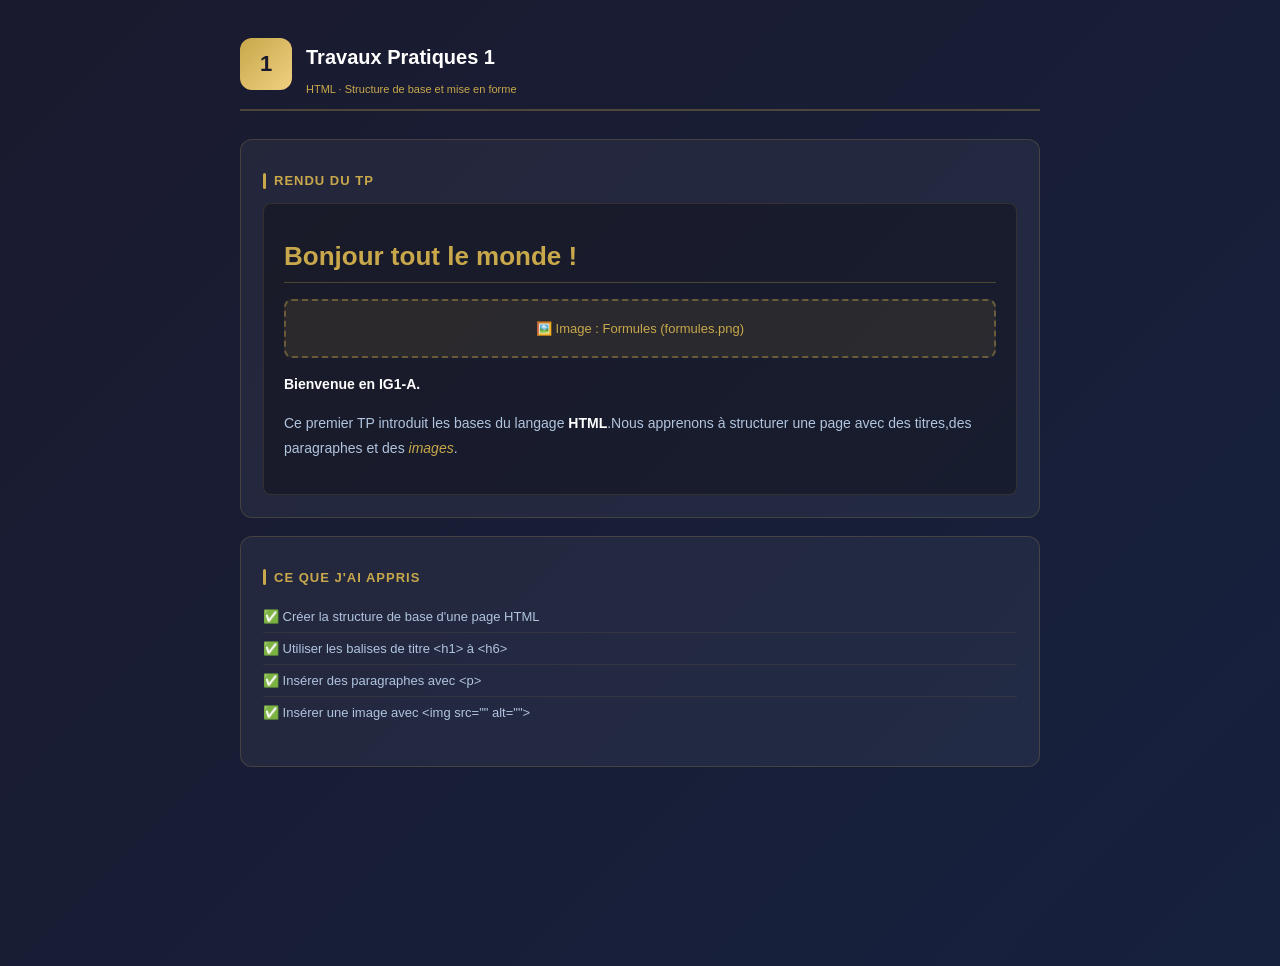
<file: Tp1.html>
<!DOCTYPE html>
<html lang="fr">
<head>
    <meta charset="UTF-8">
    <meta name="viewport" content="width=device-width, initial-scale=1.0">
    <title>Mon Premier Site Web</title>
    <link rel="stylesheet" href="Tp1.css">
</head>
<body>
<body>
<div class="page">

    <div class="page-header">
        <div class="numero">1</div>
        <div>
            <h1>Travaux Pratiques 1</h1>
            <div class="sous">HTML · Structure de base et mise en forme</div>
        </div>
    </div>
    <div class="carte">
        <h2>Rendu du TP</h2>
        <div class="contenu-tp">
            <h1>Bonjour tout le monde !</h1>
<div class="img-placeholder">
    🖼️ Image : Formules (formules.png)
  </div>
<p><strong>Bienvenue en IG1-A.</strong></p>
<p>Ce premier TP introduit les bases du langage <strong>HTML</strong>.Nous apprenons à structurer une page avec des titres,des paragraphes et des <em>images</em>.
     </p>
   </div>
  </div>

    <div class="carte">
        <h2>Ce que j'ai appris</h2>
        <ul style="list-style:none; padding:0;">
            <li style="padding:8px 0; border-bottom:1px solid rgba(200,168,75,0.1); color:#b0c4de; font-size:13px;">
                ✅ Créer la structure de base d'une page HTML
            </li>
            <li style="padding:8px 0; border-bottom:1px solid rgba(200,168,75,0.1); color:#b0c4de; font-size:13px;">
                ✅ Utiliser les balises de titre &lt;h1&gt; à &lt;h6&gt;
            </li>
            <li style="padding:8px 0; border-bottom:1px solid rgba(200,168,75,0.1); color:#b0c4de; font-size:13px;">
                ✅ Insérer des paragraphes avec &lt;p&gt;
            </li>
            <li style="padding:8px 0; color:#b0c4de; font-size:13px;">
                ✅ Insérer une image avec &lt;img src="" alt=""&gt;
            </li>
        </ul>
    </div>

</div>


</body>
</html>
</file>
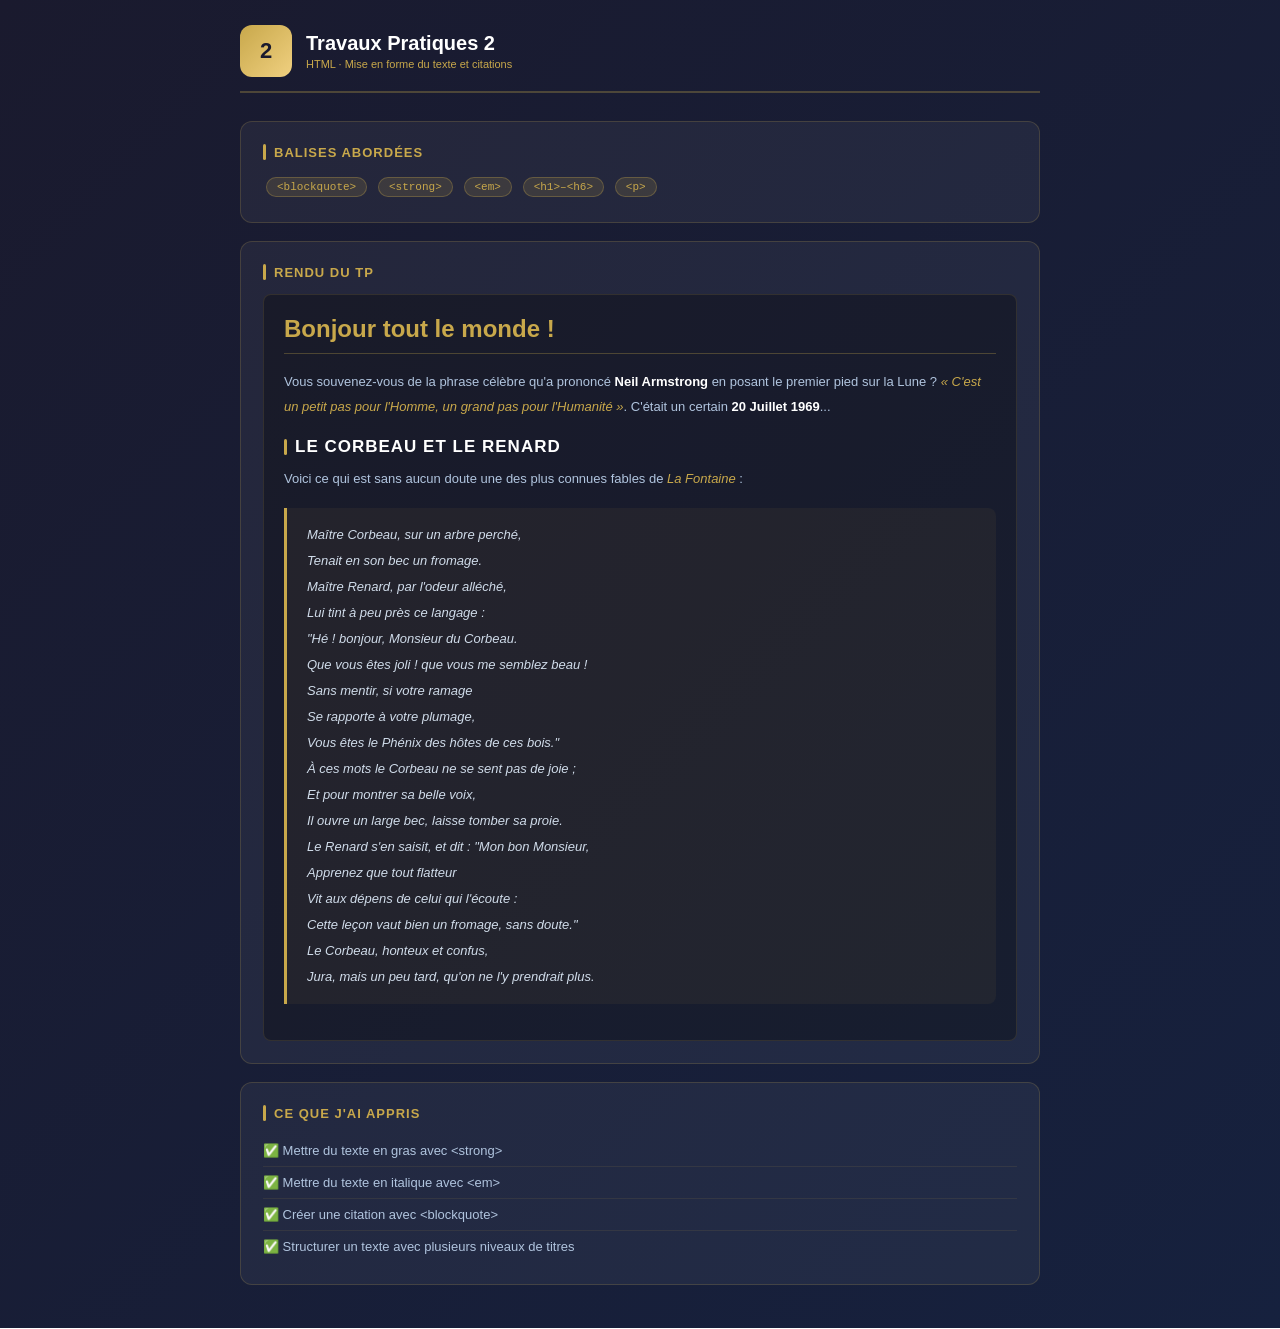
<file: Tp2.html>
<!DOCTYPE html>
<html lang="fr">
<head>
    <meta charset="UTF-8">
    <meta name="viewport" content="width=device-width, initial-scale=1.0">
    <title>TP 2 - Texte et formatage</title>
    <link rel="stylesheet" href="Tp2.css">
</head>
<body>
<div class="page">

    <div class="page-header">
        <div class="numero">2</div>
        <div>
            <h1>Travaux Pratiques 2</h1>
            <div class="sous">HTML · Mise en forme du texte et citations</div>
        </div>
    </div>

    <div class="carte">
        <h2>Balises abordées</h2>
        <span class="tag">&lt;blockquote&gt;</span>
        <span class="tag">&lt;strong&gt;</span>
        <span class="tag">&lt;em&gt;</span>
        <span class="tag">&lt;h1&gt;–&lt;h6&gt;</span>
        <span class="tag">&lt;p&gt;</span>
    </div>

    <div class="carte">
        <h2>Rendu du TP</h2>
        <div class="contenu-tp">
            <h1>Bonjour tout le monde !</h1>
            <p>
                Vous souvenez-vous de la phrase célèbre qu'a prononcé
                <strong>Neil Armstrong</strong> en posant le premier pied
                sur la Lune ? <em>«&nbsp;C'est un petit pas pour l'Homme,
                un grand pas pour l'Humanité&nbsp;»</em>.
                C'était un certain <strong>20 Juillet 1969</strong>...
            </p>

            <h2>Le Corbeau et le Renard</h2>
            <p>
                Voici ce qui est sans aucun doute une des plus connues
                fables de <em>La Fontaine</em>&nbsp;:
            </p>
            <blockquote>
                Maître Corbeau, sur un arbre perché,<br>
                Tenait en son bec un fromage.<br>
                Maître Renard, par l'odeur alléché,<br>
                Lui tint à peu près ce langage :<br>
                "Hé ! bonjour, Monsieur du Corbeau.<br>
                Que vous êtes joli ! que vous me semblez beau !<br>
                Sans mentir, si votre ramage<br>
                Se rapporte à votre plumage,<br>
                Vous êtes le Phénix des hôtes de ces bois."<br>
                À ces mots le Corbeau ne se sent pas de joie ;<br>
                Et pour montrer sa belle voix,<br>
                Il ouvre un large bec, laisse tomber sa proie.<br>
                Le Renard s'en saisit, et dit : "Mon bon Monsieur,<br>
                Apprenez que tout flatteur<br>
                Vit aux dépens de celui qui l'écoute :<br>
                Cette leçon vaut bien un fromage, sans doute."<br>
                Le Corbeau, honteux et confus,<br>
                Jura, mais un peu tard, qu'on ne l'y prendrait plus.
            </blockquote>
        </div>
    </div>

    <div class="carte">
        <h2>Ce que j'ai appris</h2>
        <ul style="list-style:none; padding:0;">
            <li style="padding:8px 0; border-bottom:1px solid rgba(200,168,75,0.1); color:#b0c4de; font-size:13px;">
                ✅ Mettre du texte en gras avec &lt;strong&gt;
            </li>
            <li style="padding:8px 0; border-bottom:1px solid rgba(200,168,75,0.1); color:#b0c4de; font-size:13px;">
                ✅ Mettre du texte en italique avec &lt;em&gt;
            </li>
            <li style="padding:8px 0; border-bottom:1px solid rgba(200,168,75,0.1); color:#b0c4de; font-size:13px;">
                ✅ Créer une citation avec &lt;blockquote&gt;
            </li>
            <li style="padding:8px 0; color:#b0c4de; font-size:13px;">
                ✅ Structurer un texte avec plusieurs niveaux de titres
            </li>
        </ul>
    </div>

</div>
</body>
</html>
</file>
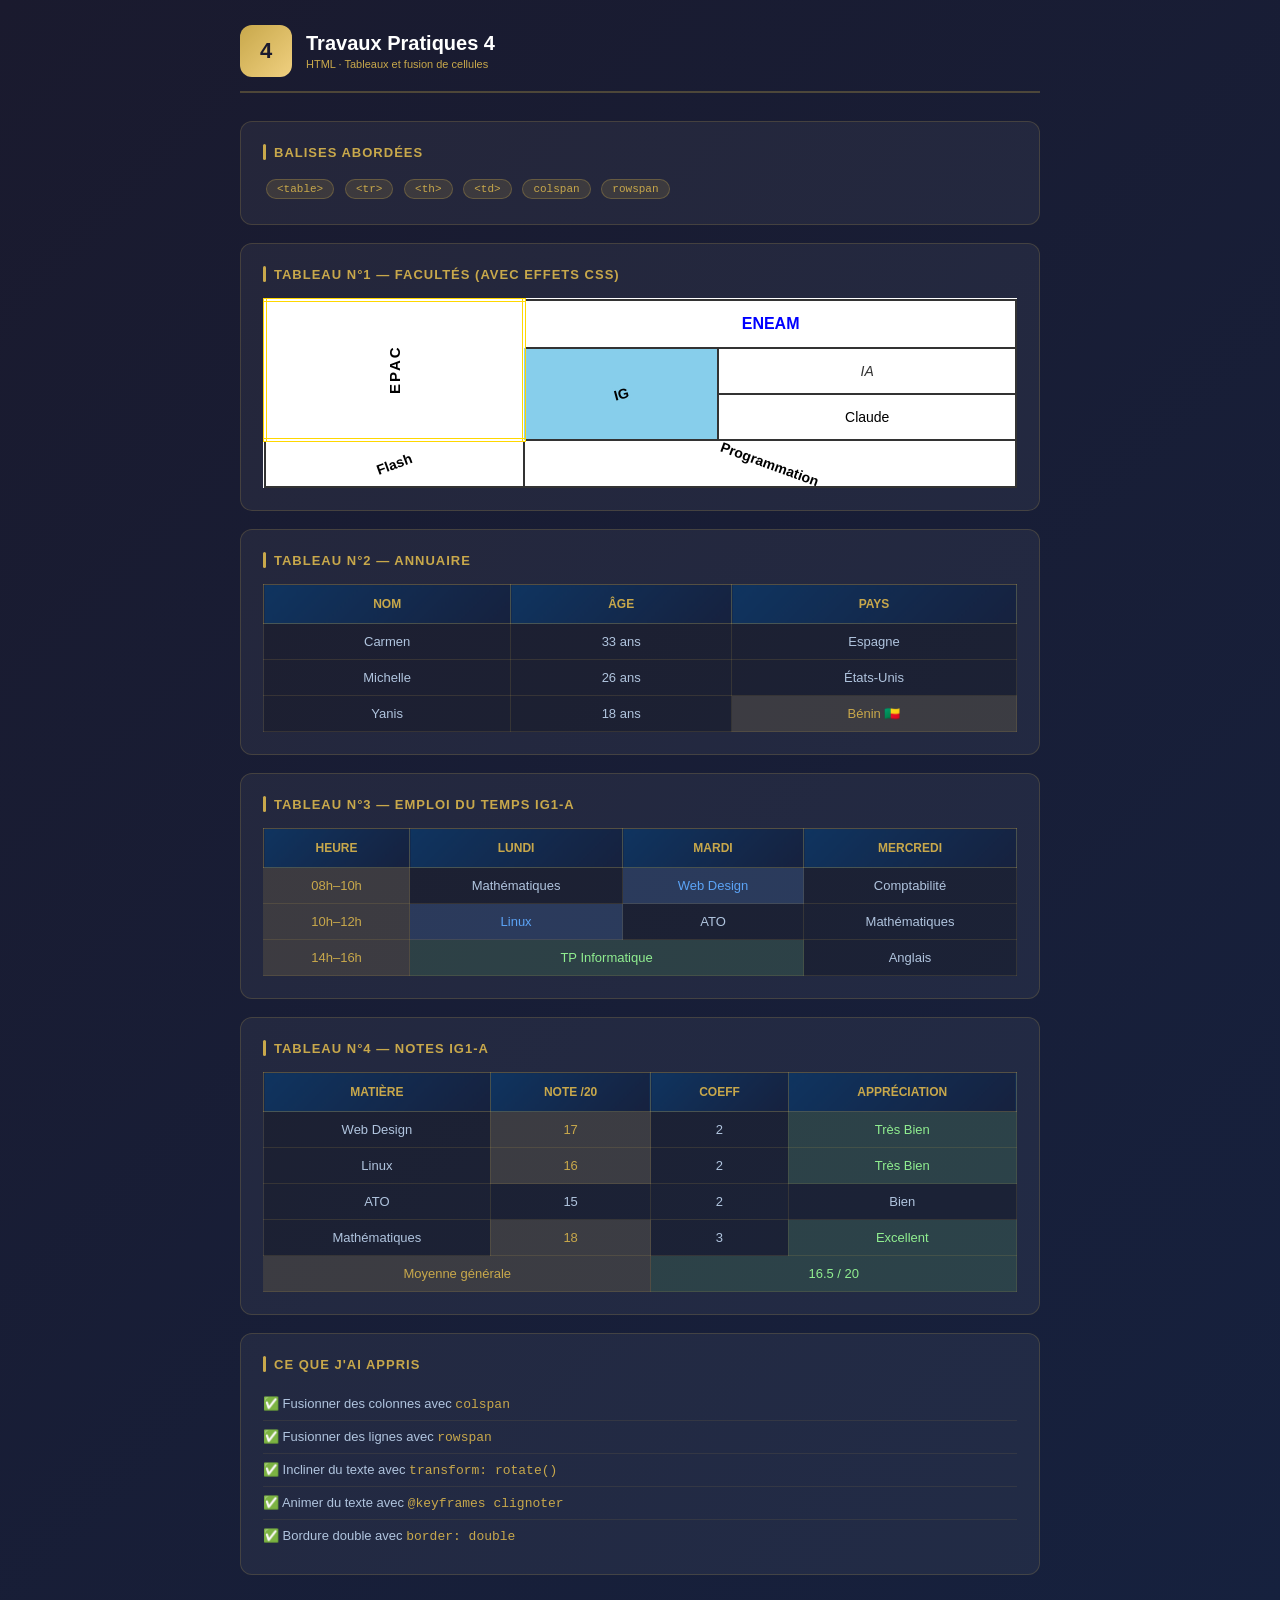
<file: Tp4.html>
<!DOCTYPE html>
<html lang="fr">
<head>
    <meta charset="UTF-8">
    <meta name="viewport" content="width=device-width, initial-scale=1.0">
    <title>TP 4 - Tableaux avancés</title>
    <link rel="stylesheet" href="Tp4.css">
</head>
<body>
<div class="page">

    <div class="page-header">
        <div class="numero">4</div>
        <div>
            <h1>Travaux Pratiques 4</h1>
            <div class="sous">HTML · Tableaux et fusion de cellules</div>
        </div>
    </div>

    <div class="carte">
        <h2>Balises abordées</h2>
        <span class="tag">&lt;table&gt;</span>
        <span class="tag">&lt;tr&gt;</span>
        <span class="tag">&lt;th&gt;</span>
        <span class="tag">&lt;td&gt;</span>
        <span class="tag">colspan</span>
        <span class="tag">rowspan</span>
    </div>

    <!-- TABLEAU N°1 — FOND BLANC AVEC EFFETS -->
    <div class="carte">
        <h2>Tableau n°1 — Facultés (avec effets CSS)</h2>
        <table class="tableau-blanc">
            <tr>
                <!-- EPAC : horizontal + double bordure jaune -->
                <td rowspan="3" class="td-epac">EPAC</td>
                <!-- ENEAM : bleu + colspan -->
                <td colspan="2" class="td-eneam">ENEAM</td>
            </tr>
            <tr>
                <!-- Cellule IG : fond bleu ciel + texte incliné -->
                <td class="cell-ig" rowspan="2">
                    <span class="td-ig" >IG</span>
                </td>
                <!-- IA : clignote -->
                <td><span class="td-ia">IA</span></td>
            </tr>
            <tr>
                <td>Claude</td>
            </tr>
            <tr>
                <!-- Flash : incliné vers la gauche -->
                <td class="td-flash"><span>Flash</span></td>
                <!-- Programmation : incliné vers la droite -->
                <td colspan="2" class="td-programmation">
                    <span>Programmation</span>
                </td>
            </tr>
        </table>
    </div>

    <!-- TABLEAU N°2 -->
    <div class="carte">
        <h2>Tableau n°2 — Annuaire</h2>
        <table class="tableau-demo">
            <tr>
                <th>Nom</th>
                <th>Âge</th>
                <th>Pays</th>
            </tr>
            <tr>
                <td>Carmen</td>
                <td>33 ans</td>
                <td>Espagne</td>
            </tr>
            <tr>
                <td>Michelle</td>
                <td>26 ans</td>
                <td>États-Unis</td>
            </tr>
            <tr>
                <td>Yanis</td>
                <td>18 ans</td>
                <td class="or">Bénin 🇧🇯</td>
            </tr>
        </table>
    </div>

    <!-- TABLEAU N°3 -->
    <div class="carte">
        <h2>Tableau n°3 — Emploi du temps IG1-A</h2>
        <table class="tableau-demo">
            <tr>
                <th>Heure</th>
                <th>Lundi</th>
                <th>Mardi</th>
                <th>Mercredi</th>
            </tr>
            <tr>
                <td class="or">08h–10h</td>
                <td>Mathématiques</td>
                <td class="bleu">Web Design</td>
                <td>Comptabilité</td>
            </tr>
            <tr>
                <td class="or">10h–12h</td>
                <td class="bleu">Linux</td>
                <td>ATO</td>
                <td>Mathématiques</td>
            </tr>
            <tr>
                <td class="or">14h–16h</td>
                <td colspan="2" class="vert">TP Informatique</td>
                <td>Anglais</td>
            </tr>
        </table>
    </div>

    <!-- TABLEAU N°4 -->
    <div class="carte">
        <h2>Tableau n°4 — Notes IG1-A</h2>
        <table class="tableau-demo">
            <tr>
                <th>Matière</th>
                <th>Note /20</th>
                <th>Coeff</th>
                <th>Appréciation</th>
            </tr>
            <tr>
                <td>Web Design</td>
                <td class="or">17</td>
                <td>2</td>
                <td class="vert">Très Bien</td>
            </tr>
            <tr>
                <td>Linux</td>
                <td class="or">16</td>
                <td>2</td>
                <td class="vert">Très Bien</td>
            </tr>
            <tr>
                <td>ATO</td>
                <td>15</td>
                <td>2</td>
                <td>Bien</td>
            </tr>
            <tr>
                <td>Mathématiques</td>
                <td class="or">18</td>
                <td>3</td>
                <td class="vert">Excellent</td>
            </tr>
            <tr>
                <td colspan="2" class="or">Moyenne générale</td>
                <td colspan="2" class="vert">16.5 / 20</td>
            </tr>
        </table>
    </div>

    <div class="carte">
        <h2>Ce que j'ai appris</h2>
        <ul style="list-style:none; padding:0;">
            <li style="padding:8px 0; border-bottom:1px solid rgba(200,168,75,0.1); color:#b0c4de; font-size:13px;">
                ✅ Fusionner des colonnes avec <code style="color:#c8a84b">colspan</code>
            </li>
            <li style="padding:8px 0; border-bottom:1px solid rgba(200,168,75,0.1); color:#b0c4de; font-size:13px;">
                ✅ Fusionner des lignes avec <code style="color:#c8a84b">rowspan</code>
            </li>
            <li style="padding:8px 0; border-bottom:1px solid rgba(200,168,75,0.1); color:#b0c4de; font-size:13px;">
                ✅ Incliner du texte avec <code style="color:#c8a84b">transform: rotate()</code>
            </li>
            <li style="padding:8px 0; border-bottom:1px solid rgba(200,168,75,0.1); color:#b0c4de; font-size:13px;">
                ✅ Animer du texte avec <code style="color:#c8a84b">@keyframes clignoter</code>
            </li>
            <li style="padding:8px 0; color:#b0c4de; font-size:13px;">
                ✅ Bordure double avec <code style="color:#c8a84b">border: double</code>
            </li>
        </ul>
    </div>

</div>
</body>
</html>
</file>
<file: frame.css>
html, body { height: 100%; margin: 0; padding: 0; }
frameset { border: none; }
frame { border: none; }

/* ---- RESPONSIVE ---- */
html { font-size: clamp(14px, 2.2vw, 17px); }
img, table, iframe { max-width: 100%; height: auto; }
@media (max-width: 600px) {
    body { padding: 10px !important; }
    table { display: block; overflow-x: auto; white-space: nowrap; }
}
</file>
<file: ac.css>
* { margin: 0; padding: 0; box-sizing: border-box; }

        body {
            font-family: 'Segoe UI', Arial, sans-serif;
            background: linear-gradient(135deg, #1a1a2e 0%, #16213e 60%, #0f3460 100%);
            min-height: 100vh;
            display: flex;
            align-items: center;
            justify-content: center;
            overflow: hidden;
        }

        /* Cercles décoratifs en arrière-plan */
        .bg-cercle {
            position: fixed;
            border-radius: 50%;
            background: rgba(200,168,75,0.05);
            border: 1px solid rgba(200,168,75,0.08);
            animation: pulse 4s ease-in-out infinite;
        }
        .bg-cercle:nth-child(1) { width: 300px; height: 300px; top: -80px; right: -80px; }
        .bg-cercle:nth-child(2) { width: 200px; height: 200px; bottom: -50px; left: -50px; animation-delay: 2s; }
        .bg-cercle:nth-child(3) { width: 150px; height: 150px; top: 50%; left: 20%; animation-delay: 1s; }

        @keyframes pulse {
            0%, 100% { transform: scale(1); opacity: 0.5; }
            50% { transform: scale(1.1); opacity: 1; }
        }

        /* Carte centrale */
        .carte {
            text-align: center;
            color: #ffffff;
            z-index: 1;
            padding: 40px;
            animation: entree 1s ease;
        }

        @keyframes entree {
            from { opacity: 0; transform: translateY(30px); }
            to   { opacity: 1; transform: translateY(0); }
        }

        /* Icône principale */
        .icone-principale {
            font-size: 64px;
            margin-bottom: 20px;
            display: block;
            animation: flotter 3s ease-in-out infinite;
        }

        @keyframes flotter {
            0%, 100% { transform: translateY(0); }
            50% { transform: translateY(-10px); }
        }

        h1 {
            font-size: 28px;
            font-weight: 700;
            color: #c8a84b;
            margin-bottom: 12px;
            letter-spacing: 1px;
        }

        .sous-titre {
            font-size: 15px;
            color: #b0c4de;
            margin-bottom: 30px;
            line-height: 1.7;
        }

        /* Ligne décorative */
        .ligne {
            width: 80px;
            height: 3px;
            background: linear-gradient(to right, transparent, #c8a84b, transparent);
            margin: 20px auto;
        }

        /* Stats */
        .stats {
            display: flex;
            gap: 30px;
            justify-content: center;
            margin-top: 30px;
            flex-wrap: wrap;
        }

        .stat {
            background: rgba(200,168,75,0.08);
            border: 1px solid rgba(200,168,75,0.2);
            border-radius: 10px;
            padding: 16px 24px;
            min-width: 100px;
        }

        .stat .chiffre {
            font-size: 28px;
            font-weight: 700;
            color: #c8a84b;
            display: block;
        }

        .stat .label {
            font-size: 11px;
            color: #b0c4de;
            text-transform: uppercase;
            letter-spacing: 1px;
        }

        /* Message d'instruction */
        .instruction {
            margin-top: 35px;
            font-size: 13px;
            color: rgba(176,196,222,0.7);
            font-style: italic;
            animation: clignoter 2s ease-in-out infinite;
        }

        @keyframes clignoter {
            0%, 100% { opacity: 0.5; }
            50% { opacity: 1; }
        }
/* ---- RESPONSIVE ---- */
html { font-size: clamp(14px, 2.2vw, 17px); }
img, table, iframe { max-width: 100%; height: auto; }
@media (max-width: 600px) {
    body { padding: 10px !important; }
    table { display: block; overflow-x: auto; white-space: nowrap; }
}
</file>
<file: Bas.css>
* { 
      margin: 0;
      padding: 0; 
      box-sizing: border-box; 
      
    }
  body {
  font-family: 'Segoe UI', Arial, sans-serif;
  background: linear-gradient(135deg, #0f3460, #16213e);
  height: 100%;
 display: flex;
align-items: center;
 justify-content: center;
 border-top: 2px solid #c8a84b;
overflow: hidden;
 }
.pied-inner {
 display: flex;
 align-items: center;
 justify-content: space-between;
 width: 100%;
 padding: 0 25px;
 }
.copyright {
font-size: 20px;
color: #b0c4de;
 }
.copyright span 
{
  color: #c8a84b; 
  font-weight: bold; 

}
.liens {
  display: flex;
  gap: 20px;
 }

/* ---- RESPONSIVE ---- */
html { font-size: clamp(14px, 2.2vw, 17px); }
img, table, iframe { max-width: 100%; height: auto; }
@media (max-width: 600px) {
    body { padding: 10px !important; }
    table { display: block; overflow-x: auto; white-space: nowrap; }
}
</file>
<file: cv.css>
* { margin: 0; padding: 0; box-sizing: border-box; }

        body {
            font-family: 'Segoe UI', Arial, sans-serif;
            background: #f4f6f9;
            color: #2c3e50;
            min-height: 100vh;
            font-size: clamp(13px, 2.5vw, 16px);
        }

        /* ---- MISE EN PAGE PRINCIPALE ---- */
        .cv-wrapper {
            display: flex;
            min-height: 100vh;
        }

        /* ---- COLONNE GAUCHE ---- */
        .col-gauche {
            width: 300px;
            min-width: 300px;
            background: linear-gradient(180deg, #1a1a2e 0%, #0f3460 100%);
            color: #ffffff;
            padding: 35px 25px;
        }

        /* Photo / Avatar */
        .avatar {
            width: 110px;
            height: 110px;
            border-radius: 50%;
            border: 3px solid #c8a84b;
            background: linear-gradient(135deg, #0f3460, #16213e);
            display: flex;
            align-items: center;
            justify-content: center;
            font-size: 48px;
            margin: 0 auto 20px auto;
            box-shadow: 0 4px 20px rgba(200,168,75,0.3);
        }

        .nom {
            text-align: center;
            margin-bottom: 6px;
        }

        .nom h1 {
            font-size: 20px;
            font-weight: 700;
            color: #ffffff;
            letter-spacing: 1px;
        }

        .nom .poste {
            font-size: 12px;
            color: #c8a84b;
            text-transform: uppercase;
            letter-spacing: 1.5px;
            margin-top: 4px;
        }

        .separateur-or {
            height: 2px;
            background: linear-gradient(to right, transparent, #c8a84b, transparent);
            margin: 20px 0;
        }

        /* Sections gauche */
        .section-gauche h3 {
            font-size: 11px;
            color: #c8a84b;
            text-transform: uppercase;
            letter-spacing: 2px;
            margin-bottom: 12px;
            display: flex;
            align-items: center;
            gap: 8px;
        }

        .section-gauche h3::after {
            content: '';
            flex: 1;
            height: 1px;
            background: rgba(200,168,75,0.3);
        }

        .section-gauche { margin-bottom: 25px; }

        /* Contact */
        .contact-item {
            display: flex;
            align-items: center;
            gap: 10px;
            font-size: 12px;
            color: #b0c4de;
            margin-bottom: 10px;
        }

        .contact-item .ico { font-size: 15px; flex-shrink: 0; }

        /* Compétences */
        .competence { margin-bottom: 10px; }

        .competence .nom-comp {
            display: flex;
            justify-content: space-between;
            font-size: 12px;
            color: #b0c4de;
            margin-bottom: 5px;
        }

        .barre-fond {
            background: rgba(255,255,255,0.1);
            border-radius: 10px;
            height: 6px;
            overflow: hidden;
        }

        .barre-niveau {
            height: 100%;
            border-radius: 10px;
            background: linear-gradient(to right, #c8a84b, #f0d080);
        }

        /* Langues */
        .langue {
            display: flex;
            justify-content: space-between;
            align-items: center;
            font-size: 12px;
            color: #b0c4de;
            margin-bottom: 8px;
        }

        .etoiles { color: #c8a84b; font-size: 13px; }

        /* ---- COLONNE DROITE ---- */
        .col-droite {
            flex: 1;
            padding: 35px 35px;
            background: #f4f6f9;
        }

        /* Section droite */
        .section h2 {
            font-size: 16px;
            font-weight: 700;
            color: #1a1a2e;
            text-transform: uppercase;
            letter-spacing: 1.5px;
            margin-bottom: 18px;
            display: flex;
            align-items: center;
            gap: 10px;
        }

        .section h2::before {
            content: '';
            display: block;
            width: 4px;
            height: 20px;
            background: #c8a84b;
            border-radius: 2px;
        }

        .section h2::after {
            content: '';
            flex: 1;
            height: 1px;
            background: #d0d7e3;
        }

        .section { margin-bottom: 30px; }

        /* Profil */
        .profil-texte {
            font-size: 13px;
            color: #555;
            line-height: 1.8;
            background: #fff;
            border-left: 3px solid #c8a84b;
            padding: 14px 18px;
            border-radius: 0 6px 6px 0;
        }

        /* Formation et Expérience */
        .item-timeline {
            display: flex;
            gap: 16px;
            margin-bottom: 16px;
            background: #fff;
            border-radius: 8px;
            padding: 16px;
            box-shadow: 0 1px 6px rgba(0,0,0,0.06);
            border-left: 3px solid #0f3460;
            transition: transform 0.2s, box-shadow 0.2s;
        }

        .item-timeline:hover {
            transform: translateX(4px);
            box-shadow: 0 4px 16px rgba(0,0,0,0.1);
            border-left-color: #c8a84b;
        }

        .annee {
            min-width: 80px;
            font-size: 11px;
            font-weight: 700;
            color: #c8a84b;
            text-align: center;
            background: rgba(200,168,75,0.1);
            border-radius: 6px;
            padding: 6px 8px;
            height: fit-content;
        }

        .item-info h4 {
            font-size: 14px;
            font-weight: 600;
            color: #1a1a2e;
            margin-bottom: 4px;
        }

        .item-info .lieu {
            font-size: 12px;
            color: #c8a84b;
            font-style: italic;
            margin-bottom: 5px;
        }

        .item-info p {
            font-size: 12px;
            color: #666;
            line-height: 1.6;
        }

        /* Centres d'intérêt */
        .interets {
            display: flex;
            flex-wrap: wrap;
            gap: 10px;
        }

        .interet {
            background: #fff;
            border: 1px solid #d0d7e3;
            border-radius: 20px;
            padding: 6px 16px;
            font-size: 12px;
            color: #555;
            display: flex;
            align-items: center;
            gap: 6px;
            transition: all 0.2s;
        }

        .interet:hover {
            background: #1a1a2e;
            color: #c8a84b;
            border-color: #c8a84b;
        }
/* ---- RESPONSIVE MOBILE / TABLETTE ---- */
@media (max-width: 900px) {
    .cv-wrapper {
        flex-direction: column;
        min-height: auto;
    }
    .col-gauche {
        width: 100%;
        min-width: 0;
        padding: 25px 20px;
    }
    .col-droite {
        padding: 25px 20px;
    }
}

@media (max-width: 600px) {
    html, body {
        overflow-x: hidden;
    }
    .cv-wrapper {
        display: block;
        width: 100%;
    }
    .col-gauche, .col-droite {
        width: 100%;
        padding: 20px 15px;
    }
    .avatar {
        width: 90px;
        height: 90px;
        font-size: 40px;
    }
    .nom h1 { font-size: clamp(18px, 5vw, 22px); }
    .nom .poste { font-size: clamp(10px, 3vw, 12px); }
    .section h2 { font-size: clamp(14px, 4vw, 17px); }
    .section-gauche h3 { font-size: clamp(10px, 3vw, 12px); }
    .item-timeline {
        flex-direction: column;
        gap: 8px;
        padding: 12px;
    }
    .annee {
        min-width: 0;
        align-self: flex-start;
    }
    .item-info h4 { font-size: clamp(13px, 3.8vw, 15px); }
    .profil-texte { font-size: clamp(12px, 3.5vw, 14px); padding: 12px 14px; }
    .interets { gap: 6px; }
    .interet { font-size: clamp(11px, 3vw, 13px); padding: 5px 12px; }
    .contact-item span:not(.ico) { word-break: break-word; }
}
</file>
<file: formulaire.css>
* { margin: 0; padding: 0; box-sizing: border-box; }
        body {
            font-family: 'Segoe UI', Arial, sans-serif;
            background: linear-gradient(135deg, #1a1a2e 0%, #16213e 100%);
            min-height: 100vh;
            padding: 25px 20px;
            color: #e0e8f5;
        }
        .page { max-width: 700px; margin: 0 auto; }

        .page-header {
            display: flex;
            align-items: center;
            gap: 14px;
            margin-bottom: 28px;
            padding-bottom: 14px;
            border-bottom: 2px solid rgba(200,168,75,0.3);
        }
        .icone-page {
            background: linear-gradient(135deg, #c8a84b, #f0d080);
            color: #1a1a2e;
            font-size: 26px;
            width: 52px; height: 52px;
            border-radius: 12px;
            display: flex;
            align-items: center;
            justify-content: center;
            flex-shrink: 0;
        }
        .page-header h1 { font-size: 20px; color: #fff; }
        .page-header .sous { font-size: 11px; color: #c8a84b; margin-top: 3px; }

        /* Formulaire */
        .form-section {
            background: rgba(255,255,255,0.05);
            border: 1px solid rgba(200,168,75,0.2);
            border-radius: 12px;
            padding: 22px;
            margin-bottom: 18px;
        }

        .form-section h2 {
            font-size: 13px;
            color: #c8a84b;
            text-transform: uppercase;
            letter-spacing: 1px;
            margin-bottom: 18px;
            display: flex;
            align-items: center;
            gap: 8px;
        }
        .form-section h2::before {
            content: '';
            width: 3px; height: 16px;
            background: #c8a84b;
            border-radius: 2px;
            display: block;
        }

        .champ {
            margin-bottom: 16px;
        }

        label {
            display: block;
            font-size: 12px;
            color: #c8a84b;
            margin-bottom: 6px;
            font-weight: 600;
            text-transform: uppercase;
            letter-spacing: 0.5px;
        }

        input[type="text"],
        input[type="email"],
        input[type="tel"],
        input[type="date"],
        select,
        textarea {
            width: 100%;
            padding: 10px 14px;
            background: rgba(0,0,0,0.4);
            border: 1px solid rgba(200,168,75,0.3);
            border-radius: 8px;
            color: #e0e8f5;
            font-size: 13px;
            font-family: 'Segoe UI', Arial, sans-serif;
            outline: none;
            transition: border-color 0.2s, box-shadow 0.2s;
        }

        input:focus, select:focus, textarea:focus {
            border-color: #c8a84b;
            box-shadow: 0 0 0 2px rgba(200,168,75,0.15);
        }

        textarea { height: 90px; resize: vertical; }

        select option { background: #1a1a2e; }

        /* Radio et checkbox */
        .radio-groupe, .check-groupe {
            display: flex;
            flex-direction: column;
            gap: 10px;
        }

        .radio-item, .check-item {
            display: flex;
            align-items: center;
            gap: 10px;
            cursor: pointer;
            padding: 10px 14px;
            background: rgba(0,0,0,0.3);
            border: 1px solid rgba(200,168,75,0.15);
            border-radius: 8px;
            transition: all 0.2s;
            font-size: 13px;
            color: #b0c4de;
        }

        .radio-item:hover, .check-item:hover {
            background: rgba(200,168,75,0.08);
            border-color: rgba(200,168,75,0.4);
            color: #e0e8f5;
        }

        input[type="radio"],
        input[type="checkbox"] {
            width: 16px;
            height: 16px;
            accent-color: #c8a84b;
            cursor: pointer;
        }

        /* Boutons */
        .boutons {
            display: flex;
            gap: 12px;
            flex-wrap: wrap;
        }

        .btn-envoyer {
            flex: 1;
            padding: 12px;
            background: linear-gradient(135deg, #c8a84b, #a8882b);
            color: #1a1a2e;
            border: none;
            border-radius: 8px;
            font-size: 14px;
            font-weight: 700;
            cursor: pointer;
            transition: all 0.2s;
        }

        .btn-envoyer:hover {
            background: linear-gradient(135deg, #f0d080, #c8a84b);
            transform: translateY(-1px);
        }

        .btn-reset {
            padding: 12px 20px;
            background: rgba(255,255,255,0.05);
            color: #b0c4de;
            border: 1px solid rgba(200,168,75,0.3);
            border-radius: 8px;
            font-size: 13px;
            cursor: pointer;
            transition: all 0.2s;
        }

        .btn-reset:hover { background: rgba(255,255,255,0.1); }

        .grille-2 {
            display: grid;
            grid-template-columns: 1fr 1fr;
            gap: 14px;
        }

        @media (max-width: 500px) {
            .grille-2 { grid-template-columns: 1fr; }
            .boutons { flex-direction: column; }
        }
/* ---- RESPONSIVE ---- */
html { font-size: clamp(14px, 2.2vw, 17px); }
img, table, iframe { max-width: 100%; height: auto; }
@media (max-width: 600px) {
    body { padding: 10px !important; }
    table { display: block; overflow-x: auto; white-space: nowrap; }
}
</file>
<file: head.css>
* { margin: 0; padding: 0; box-sizing: border-box; }

body {
  background: linear-gradient(135deg, #1a1a2e 0%, #16213e 50%, #0f3460 100%);
  height: 100vh;
  display: flex;
  align-items: center;
  font-family: 'Segoe UI', Arial, sans-serif;
  overflow: hidden;
  position: relative;
}

#entete-inner {
  width: 100%;
  display: flex;
  align-items: center;
  justify-content: space-between;
  padding: 0 25px;
}

.logos { display: flex; align-items: center; gap: 12px; }
.logos img {
  height: 60px; width: 60px;
  object-fit: contain;
  border-radius: 8px;
  border: 2px solid rgba(200,168,75,0.4);
  background: rgba(255,255,255,0.05);
  padding: 3px;
}

.titre-centre { text-align: center; flex: 1; }
.titre-centre h1 {
  font-size: 22px; font-weight: 700;
  color: #ffffff; letter-spacing: 1px;
  text-shadow: 0 2px 8px rgba(0,0,0,0.5);
}
.titre-centre .sous-titre {
  font-size: 11px; color: #c8a84b;
  letter-spacing: 2px; text-transform: uppercase;
  margin-top: 3px;
}

.ligne-or {
  position: absolute;
  bottom: 0; left: 0; right: 0;
  height: 3px;
  background: linear-gradient(to right, transparent, #c8a84b, #f0d080, #c8a84b, transparent);
}

/* ---- RESPONSIVE ---- */
html { font-size: clamp(14px, 2.2vw, 17px); }
img, table, iframe { max-width: 100%; height: auto; }
@media (max-width: 600px) {
    body { padding: 10px !important; }
    table { display: block; overflow-x: auto; white-space: nowrap; }
}
</file>
<file: liste.css>
* { margin: 0; padding: 0; box-sizing: border-box; }
        body {
            font-family: 'Segoe UI', Arial, sans-serif;
            background: linear-gradient(135deg, #1a1a2e 0%, #16213e 100%);
            min-height: 100vh;
            padding: 25px 20px;
            color: #e0e8f5;
        }
        .page { max-width: 800px; margin: 0 auto; }

        .page-header {
            display: flex;
            align-items: center;
            gap: 14px;
            margin-bottom: 28px;
            padding-bottom: 14px;
            border-bottom: 2px solid rgba(200,168,75,0.3);
        }
        .icone-page {
            background: linear-gradient(135deg, #c8a84b, #f0d080);
            color: #1a1a2e;
            font-size: 26px;
            width: 52px; height: 52px;
            border-radius: 12px;
            display: flex;
            align-items: center;
            justify-content: center;
            flex-shrink: 0;
        }
        .page-header h1 { font-size: 20px; color: #fff; }
        .page-header .sous { font-size: 11px; color: #c8a84b; margin-top: 3px; }

        .carte {
            background: rgba(255,255,255,0.05);
            border: 1px solid rgba(200,168,75,0.2);
            border-radius: 12px;
            padding: 22px;
            margin-bottom: 18px;
        }
        .carte h2 {
            font-size: 13px;
            color: #c8a84b;
            text-transform: uppercase;
            letter-spacing: 1px;
            margin-bottom: 16px;
            display: flex;
            align-items: center;
            gap: 8px;
        }
        .carte h2::before {
            content: '';
            width: 3px; height: 16px;
            background: #c8a84b;
            border-radius: 2px;
            display: block;
        }

        /* Grille de listes */
        .grille-listes {
            display: grid;
            grid-template-columns: 1fr 1fr;
            gap: 14px;
        }

        .liste-demo {
            background: rgba(0,0,0,0.3);
            border: 1px solid rgba(200,168,75,0.15);
            border-radius: 8px;
            padding: 14px 16px;
        }

        .liste-demo .type-label {
            font-size: 10px;
            color: #c8a84b;
            background: rgba(200,168,75,0.15);
            border: 1px solid rgba(200,168,75,0.3);
            padding: 2px 8px;
            border-radius: 10px;
            display: inline-block;
            margin-bottom: 10px;
            font-family: monospace;
        }

        .liste-demo ul, .liste-demo ol, .liste-demo dl {
            padding-left: 20px;
            font-size: 13px;
            color: #b0c4de;
            line-height: 2;
        }

        .liste-demo dl { padding-left: 0; }

        .liste-demo dt {
            color: #c8a84b;
            font-weight: bold;
            font-size: 13px;
            margin-top: 8px;
        }

        .liste-demo dd {
            color: #b0c4de;
            font-size: 12px;
            padding-left: 16px;
            margin-bottom: 4px;
        }

        .liste-demo ul[style*="none"] { list-style: none; padding-left: 0; }

        @media (max-width: 500px) {
            .grille-listes { grid-template-columns: 1fr; }
        }
/* ---- RESPONSIVE ---- */
html { font-size: clamp(14px, 2.2vw, 17px); }
img, table, iframe { max-width: 100%; height: auto; }
@media (max-width: 600px) {
    body { padding: 10px !important; }
    table { display: block; overflow-x: auto; white-space: nowrap; }
}
</file>
<file: tableau.css>
* { margin: 0; padding: 0; box-sizing: border-box; }
        body {
            font-family: 'Segoe UI', Arial, sans-serif;
            background: linear-gradient(135deg, #1a1a2e 0%, #16213e 100%);
            min-height: 100vh;
            padding: 25px 20px;
            color: #e0e8f5;
        }
        .page { max-width: 800px; margin: 0 auto; }

        .page-header {
            display: flex;
            align-items: center;
            gap: 14px;
            margin-bottom: 28px;
            padding-bottom: 14px;
            border-bottom: 2px solid rgba(200,168,75,0.3);
        }
        .icone-page {
            background: linear-gradient(135deg, #c8a84b, #f0d080);
            color: #1a1a2e;
            font-size: 26px;
            width: 52px; height: 52px;
            border-radius: 12px;
            display: flex;
            align-items: center;
            justify-content: center;
            flex-shrink: 0;
        }
        .page-header h1 { font-size: 20px; color: #fff; }
        .page-header .sous { font-size: 11px; color: #c8a84b; margin-top: 3px; }

        .carte {
            background: rgba(255,255,255,0.05);
            border: 1px solid rgba(200,168,75,0.2);
            border-radius: 12px;
            padding: 22px;
            margin-bottom: 18px;
            overflow-x: auto;
        }
        .carte h2 {
            font-size: 13px;
            color: #c8a84b;
            text-transform: uppercase;
            letter-spacing: 1px;
            margin-bottom: 16px;
            display: flex;
            align-items: center;
            gap: 8px;
        }
        .carte h2::before {
            content: '';
            width: 3px; height: 16px;
            background: #c8a84b;
            border-radius: 2px;
            display: block;
        }

        table {
            width: 100%;
            border-collapse: collapse;
            font-size: 13px;
        }

        th {
            background: linear-gradient(135deg, #0f3460, #16213e);
            color: #c8a84b;
            padding: 12px 16px;
            text-align: center;
            border: 1px solid rgba(200,168,75,0.3);
            font-size: 12px;
        }

        td {
            padding: 10px 16px;
            border: 1px solid rgba(200,168,75,0.15);
            color: #b0c4de;
            text-align: center;
            background: rgba(0,0,0,0.2);
        }

        tr:hover td { background: rgba(200,168,75,0.08); color: #e0e8f5; }
        .bleu { background: rgba(91,163,245,0.15) !important; color: #5ba3f5 !important; }
        .or { background: rgba(200,168,75,0.15) !important; color: #c8a84b !important; }
        .vert { background: rgba(100,200,100,0.15) !important; color: #90ee90 !important; }
/* ---- RESPONSIVE ---- */
html { font-size: clamp(14px, 2.2vw, 17px); }
img, table, iframe { max-width: 100%; height: auto; }
@media (max-width: 600px) {
    body { padding: 10px !important; }
    table { display: block; overflow-x: auto; white-space: nowrap; }
}
</file>
<file: Tp1.css>
<!DOCTYPE html>
<html lang="fr">
<head>
    <meta charset="UTF-8">
    <meta name="viewport" content="width=device-width, initial-scale=1.0">
    <title>TP 1 - Bases HTML</title>
    <style>
        * { margin: 0; padding: 0; box-sizing: border-box; }
        body {
            font-family: 'Segoe UI', Arial, sans-serif;
            background: linear-gradient(135deg, #1a1a2e 0%, #16213e 100%);
            min-height: 100vh;
            padding: 25px 20px;
            color: #e0e8f5;
        }
        .page { max-width: 800px; margin: 0 auto; }

        .page-header {
            display: flex;
            align-items: center;
            gap: 14px;
            margin-bottom: 28px;
            padding-bottom: 14px;
            border-bottom: 2px solid rgba(200,168,75,0.3);
        }
        .numero {
            background: linear-gradient(135deg, #c8a84b, #f0d080);
            color: #1a1a2e;
            font-size: 22px;
            font-weight: 900;
            width: 52px; height: 52px;
            border-radius: 12px;
            display: flex;
            align-items: center;
            justify-content: center;
            flex-shrink: 0;
        }
        .page-header h1 { font-size: 20px; color: #fff; }
        .page-header .sous { font-size: 11px; color: #c8a84b; margin-top: 3px; }

        .carte {
            background: rgba(255,255,255,0.05);
            border: 1px solid rgba(200,168,75,0.2);
            border-radius: 12px;
            padding: 22px;
            margin-bottom: 18px;
        }
        .carte h2 {
            font-size: 13px;
            color:#c8a84b;
            text-transform: uppercase;
            letter-spacing: 1px;
            margin-bottom: 14px;
            display: flex;
            align-items: center;
            gap: 8px;
        }
        .carte h2::before {
            content: '';
            width: 3px; height: 16px;
            background: #c8a84b;
            border-radius: 2px;
            display: block;
        }

        /* Contenu du TP */
        .contenu-tp {
            background: rgba(0,0,0,0.3);
            border: 1px solid rgba(200,168,75,0.15);
            border-radius: 8px;
            padding: 20px;
        }
        .contenu-tp h1 {
            font-size: 26px;
            color: #c8a84b;
            margin-bottom: 16px;
            border-bottom: 1px solid rgba(200,168,75,0.3);
            padding-bottom: 10px;
        }
        .contenu-tp p {
            font-size: 14px;
            color: #b0c4de;
            line-height: 1.8;
            margin-bottom: 12px;
        }
        .contenu-tp strong { color: #ffffff; }
        .contenu-tp em { color: #c8a84b; font-style: italic; }

        .img-placeholder {
            background: rgba(200,168,75,0.1);
            border: 2px dashed rgba(200,168,75,0.4);
            border-radius: 8px;
            padding: 20px;
            text-align: center;
            color: #c8a84b;
            font-size: 13px;
            margin: 12px 0;
        }

        .tag {
            display: inline-block;
            background: rgba(200,168,75,0.15);
            border: 1px solid rgba(200,168,75,0.3);
            color: #c8a84b;
            font-size: 11px;
            padding: 3px 10px;
            border-radius: 12px;
            margin: 3px;
            font-family: monospace;
/* ---- RESPONSIVE ---- */
html { font-size: clamp(14px, 2.2vw, 17px); }
img, table, iframe { max-width: 100%; height: auto; }
@media (max-width: 600px) {
    body { padding: 10px !important; }
    table { display: block; overflow-x: auto; white-space: nowrap; }
}
</file>
<file: Tp2.css>
* 
{ 
margin: 0; 
 padding: 0;
box-sizing: border-box; 
}
body 
{
font-family: 'Segoe UI', Arial, sans-serif;
background: linear-gradient(135deg, #1a1a2e 0%, #16213e 100%);
min-height: 100vh;
padding: 25px 20px;
color: #e0e8f5;
 }
.page
{ 
  max-width: 800px; 
  margin: 0 auto;
  }

.page-header 
{
  display: flex;
  align-items: center;
  gap: 14px;
  margin-bottom: 28px;
  padding-bottom: 14px;
  border-bottom: 2px solid rgba(200,168,75,0.3);
}
.numero 
{
 background: linear-gradient(135deg, #c8a84b, #f0d080);
  color: #1a1a2e;
  font-size: 22px;
  font-weight: 900;
  width: 52px; height: 52px;
  border-radius: 12px;
  display: flex;
  align-items: center;
  justify-content: center;
  flex-shrink: 0;
}
.page-header h1 
{ 
  font-size: 20px; 
  color: #fff; 

}
.page-header .sous 
{ 
  font-size: 11px; 
  color: #c8a84b; 
  margin-top: 3px; 
  
}

.carte 
{
  background: rgba(255,255,255,0.05);
  border: 1px solid rgba(200,168,75,0.2);
  border-radius: 12px;
  padding: 22px;
  margin-bottom: 18px;
}
.carte h2 
{
  font-size: 13px;
  color: #c8a84b;
  text-transform: uppercase;
  letter-spacing: 1px;
  margin-bottom: 14px;
  display: flex;
  align-items: center;
  gap: 8px;
}
.carte h2::before 
{
  content: '';
  width: 3px;
  height: 16px;
  background: #c8a84b;
  border-radius: 2px;
  display: block;
  
}

.contenu-tp 
{
  background: rgba(0,0,0,0.3);
  border: 1px solid rgba(200,168,75,0.15);
  border-radius: 8px;
  padding: 20px;
 }
.contenu-tp h1 
{
  font-size: 24px;
  color: #c8a84b;
  margin-bottom: 16px;
  border-bottom: 1px solid rgba(200,168,75,0.3);
  padding-bottom: 10px;
}
.contenu-tp h2 
{
  font-size: 17px;
  color: #ffffff;
  margin: 18px 0 10px 0;
}

.contenu-tp p 
{
  font-size: 13px;
  color: #b0c4de;
  line-height: 1.9;
  margin-bottom: 12px;
}
        
.contenu-tp strong 
{ 
  color: #ffffff; 
  
}
        
.contenu-tp em 
{ 
  color: #c8a84b; 
  font-style: italic; 
  
}


blockquote 
{
  border-left: 3px solid #c8a84b;
  margin: 16px 0;
  padding: 14px 20px;
  background: rgba(200,168,75,0.06);
  border-radius: 0 8px 8px 0;
  font-style: italic;
  color: #d0dcea;
  font-size: 13px;
  line-height: 2;
  
}

.tag 
{
  display: inline-block;
  background: rgba(200,168,75,0.15);
  border: 1px solid rgba(200,168,75,0.3);
  color: #c8a84b;
  font-size: 11px;
  padding: 3px 10px;
  border-radius: 12px;
  margin: 3px;
  font-family: monospace;
}
/* ---- RESPONSIVE ---- */
html { font-size: clamp(14px, 2.2vw, 17px); }
img, table, iframe { max-width: 100%; height: auto; }
@media (max-width: 600px) {
    body { padding: 10px !important; }
    table { display: block; overflow-x: auto; white-space: nowrap; }
}
</file>
<file: Tp4.css>
* { margin: 0; padding: 0; box-sizing: border-box; }

        body {
            font-family: 'Segoe UI', Arial, sans-serif;
            background: linear-gradient(135deg, #1a1a2e 0%, #16213e 100%);
            min-height: 100vh;
            padding: 25px 20px;
            color: #e0e8f5;
        }

        .page { max-width: 800px; margin: 0 auto; }

        .page-header {
            display: flex;
            align-items: center;
            gap: 14px;
            margin-bottom: 28px;
            padding-bottom: 14px;
            border-bottom: 2px solid rgba(200,168,75,0.3);
        }

        .numero {
            background: linear-gradient(135deg, #c8a84b, #f0d080);
            color: #1a1a2e;
            font-size: 22px;
            font-weight: 900;
            width: 52px; height: 52px;
            border-radius: 12px;
            display: flex;
            align-items: center;
            justify-content: center;
            flex-shrink: 0;
        }

        .page-header h1 { font-size: 20px; color: #fff; }
        .page-header .sous { font-size: 11px; color: #c8a84b; margin-top: 3px; }

        .carte {
            background: rgba(255,255,255,0.05);
            border: 1px solid rgba(200,168,75,0.2);
            border-radius: 12px;
            padding: 22px;
            margin-bottom: 18px;
            overflow-x: auto;
        }

        .carte h2 {
            font-size: 13px;
            color: #c8a84b;
            text-transform: uppercase;
            letter-spacing: 1px;
            margin-bottom: 16px;
            display: flex;
            align-items: center;
            gap: 8px;
        }

        .carte h2::before {
            content: '';
            width: 3px; height: 16px;
            background: #c8a84b;
            border-radius: 2px;
            display: block;
        }

        /* =============================================
           TABLEAU N°1 — FOND BLANC
           ============================================= */
        .tableau-blanc {
            width: 100%;
            border-collapse: collapse;
            font-size: 14px;
            background: #ffffff;
        }

        .tableau-blanc td,
        .tableau-blanc th {
            border: 2px solid #333;
            padding: 14px 18px;
            text-align: center;
            color: #000000;
            background: #ffffff;
        }

        /* EPAC — horizontal + double bordure jaune */
        .td-epac {
            font-weight: bold;
            font-size: 15px;
            color: #000000 !important;
            background: #ffffff !important;
            border: 4px double #FFD700 !important;
            writing-mode: vertical-rl !important;
            letter-spacing: 2px;
            transform: rotate(180deg)
        }

        /* ENEAM — bleu */
        .td-eneam {
            color: #0000FF !important;
            font-weight: bold;
            font-size: 16px;
            background: #ffffff !important;
        }

        /* IG — incliné + fond bleu ciel */
        .td-ig {
            background: #87CEEB !important;
            color: #000000 !important;
            font-weight: bold;
            transform: rotate(-15deg);
            display: inline-block;
        }

        /* Cellule contenant IG */
        .cell-ig {
            background: #87CEEB !important;
            overflow: visible;
        }

        /* IA — clignote */
        @keyframes clignoter {
            0%, 49% { opacity: 1; }
            50%, 100% { opacity: 0; }
        }

        .td-ia {
            animation: clignoter 1s infinite;
            color: #333 !important;
            background: #ffffff !important;
            font-style: italic;
        }

        /* Flash — incliné vers la gauche */
        .td-flash {
            font-weight: bold;
            color: #000000 !important;
            background: #ffffff !important;
        }

        .td-flash span {
            display: inline-block;
            transform: rotate(-20deg);
        }

        /* Programmation — incliné vers la droite (sens contraire de Flash) */
        .td-programmation {
            font-weight: bold;
            color: #000000 !important;
            background: #ffffff !important;
        }

        .td-programmation span {
            display: inline-block;
            transform: rotate(20deg);
        }

        /* =============================================
           TABLEAUX SUIVANTS — STYLE SOMBRE
           ============================================= */
        .tableau-demo {
            width: 100%;
            border-collapse: collapse;
            font-size: 13px;
        }

        .tableau-demo th {
            background: linear-gradient(135deg, #0f3460, #16213e);
            color: #c8a84b;
            padding: 12px 16px;
            text-align: center;
            border: 1px solid rgba(200,168,75,0.3);
            font-size: 12px;
            text-transform: uppercase;
        }

        .tableau-demo td {
            padding: 10px 16px;
            border: 1px solid rgba(200,168,75,0.15);
            color: #b0c4de;
            text-align: center;
            background: rgba(0,0,0,0.2);
        }

        .tableau-demo tr:hover td {
            background: rgba(200,168,75,0.08);
            color: #e0e8f5;
        }

        .or  { background: rgba(200,168,75,0.15) !important; color: #c8a84b !important; }
        .vert { background: rgba(100,200,100,0.15) !important; color: #90ee90 !important; }
        .bleu { background: rgba(91,163,245,0.15) !important; color: #5ba3f5 !important; }

        .tag {
            display: inline-block;
            background: rgba(200,168,75,0.15);
            border: 1px solid rgba(200,168,75,0.3);
            color: #c8a84b;
            font-size: 11px;
            padding: 3px 10px;
            border-radius: 12px;
            margin: 3px;
            font-family: monospace;
        }
/* ---- RESPONSIVE ---- */
html { font-size: clamp(14px, 2.2vw, 17px); }
img, table, iframe { max-width: 100%; height: auto; }
@media (max-width: 600px) {
    body { padding: 10px !important; }
    table { display: block; overflow-x: auto; white-space: nowrap; }
}
</file>
